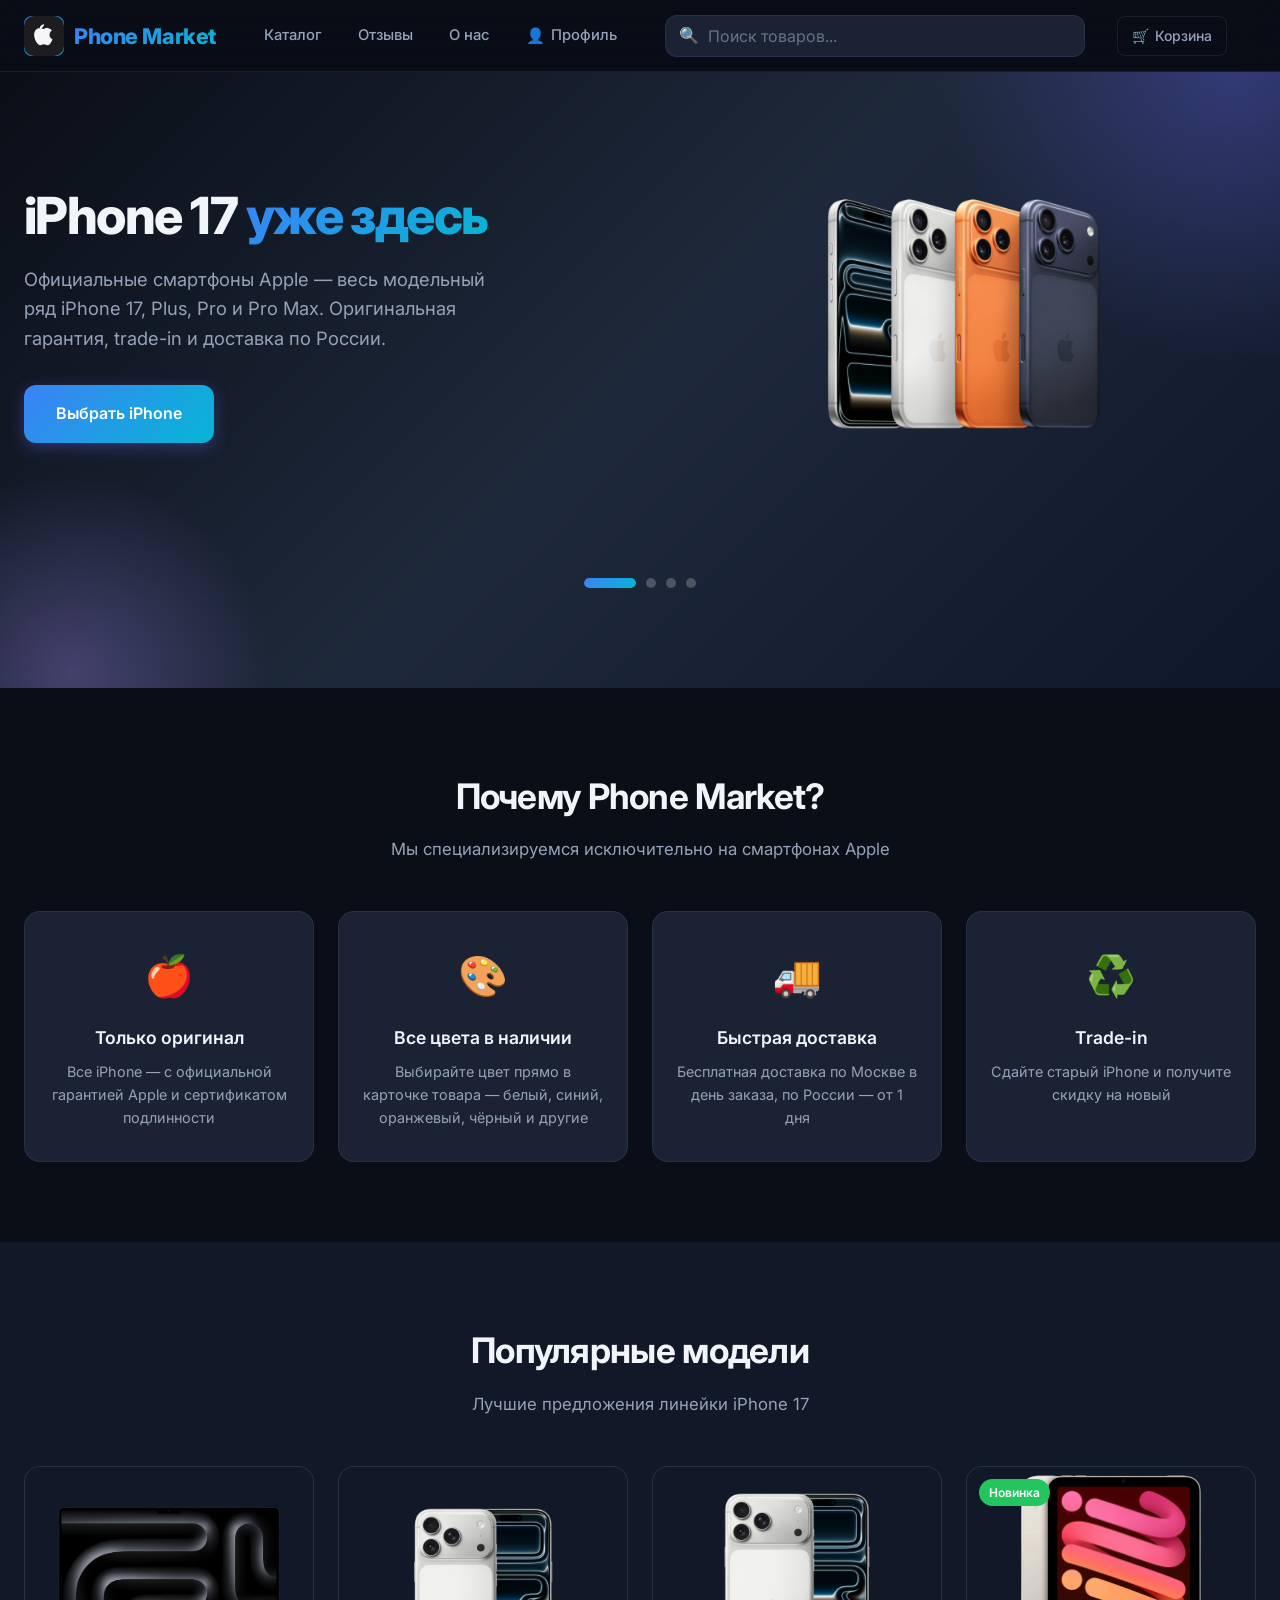
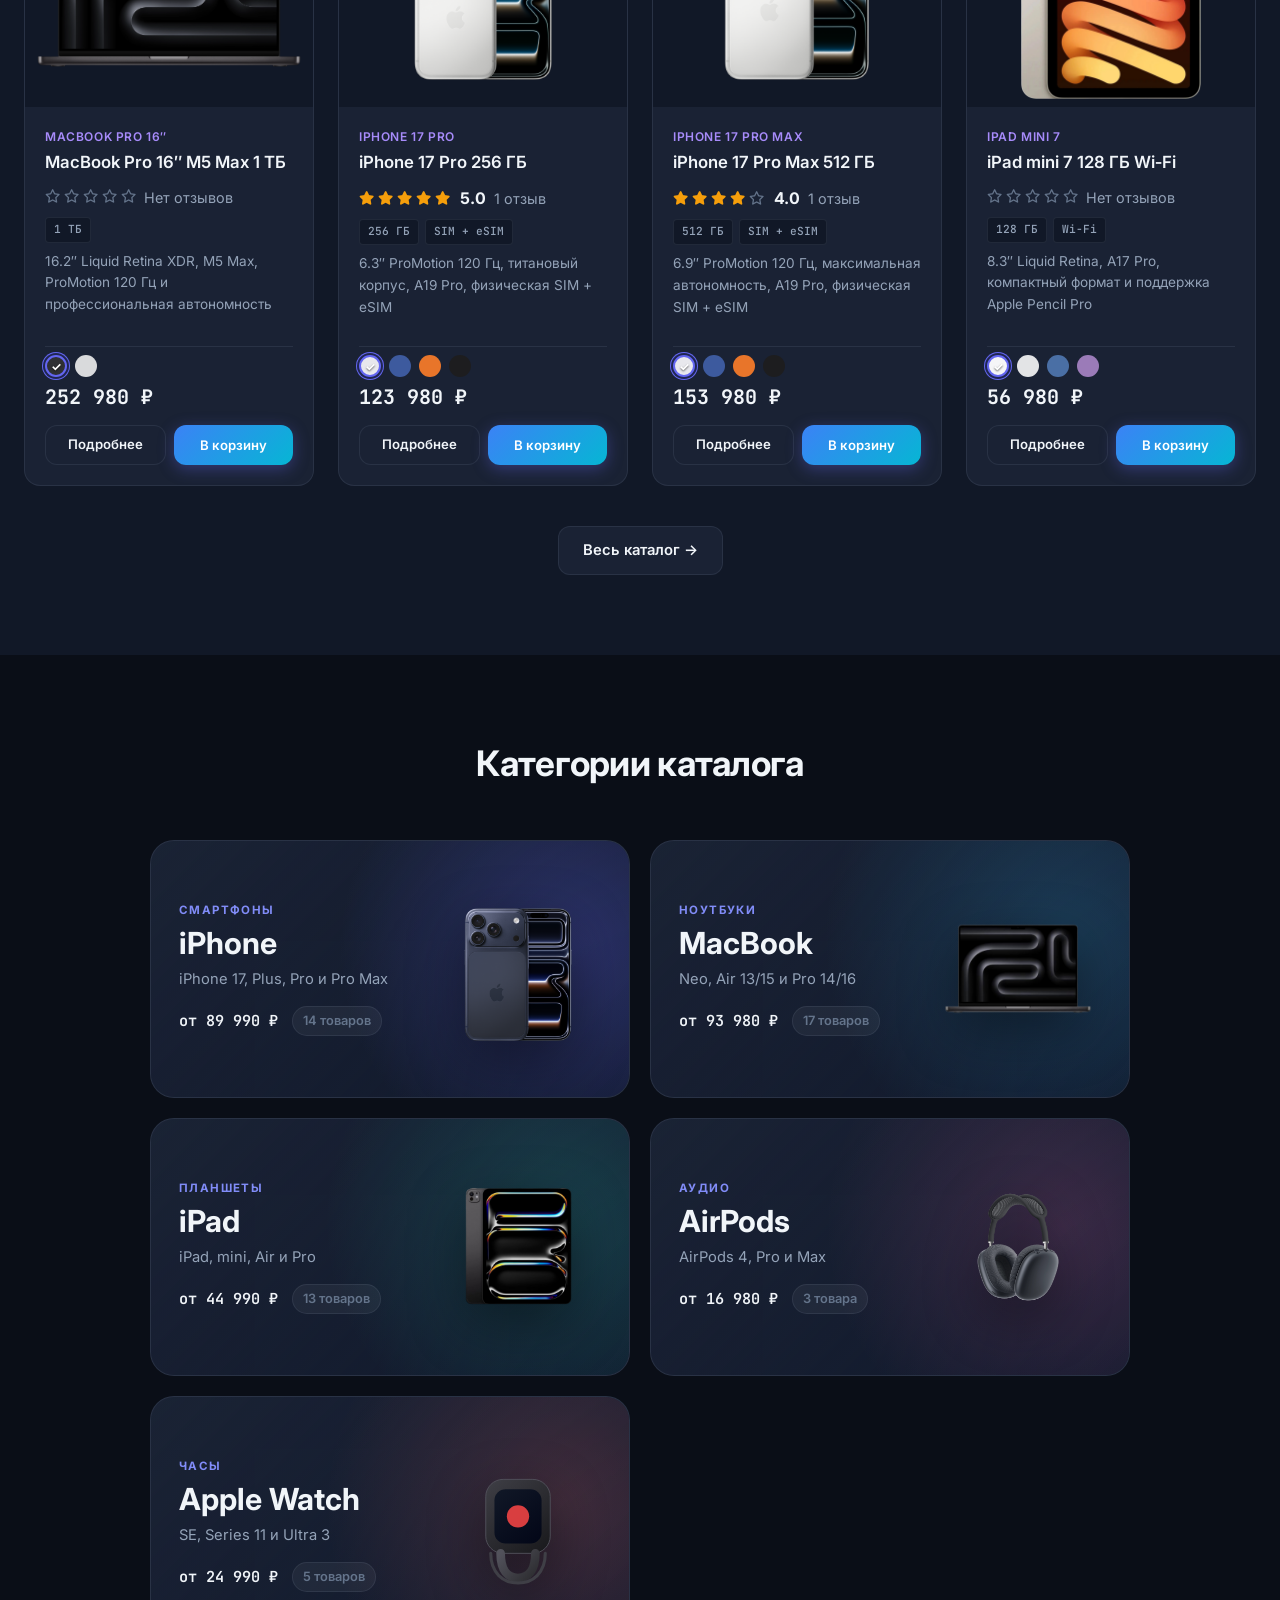
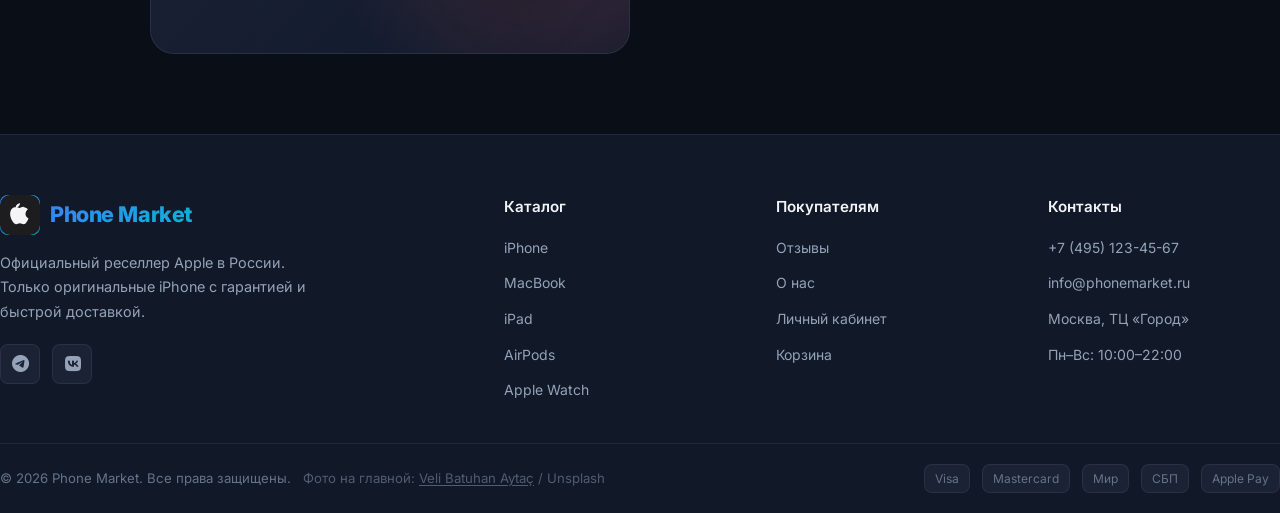
<file: index.html>
<!DOCTYPE html>
<html lang="ru">
<head>
  <meta charset="UTF-8">
  <meta name="viewport" content="width=device-width, initial-scale=1.0">
  <title>Phone Market — Официальная техника Apple</title>
  <link rel="stylesheet" href="css/style.css?v=2.21">
  <style>#page-transition{position:fixed;inset:0;z-index:10000;background:#0a0e17}body.page-transition-active>:not(#page-transition){visibility:hidden}</style>
</head>
<body class="page-transition-active">
  <div id="page-transition" class="page-transition" role="status" aria-live="polite" aria-label="Загрузка">
    <div class="page-transition__inner">
      <div class="page-transition__logo"><img src="img/logo.svg" alt=""></div>
      <p class="page-transition__label">Главная</p>
      <div class="page-transition__progress" aria-hidden="true"><span class="page-transition__progress-bar"></span></div>
    </div>
  </div>
  <script src="js/catalog-reset-boot.js?v=1.0"></script>
  <script src="js/transition-boot.js?v=1.1"></script>

  <div id="site-header"></div>

  <main>
    <section
      class="hero hero-carousel"
      id="heroCarousel"
      aria-roledescription="carousel"
      aria-label="Категории каталога"
      tabindex="0"
    >
      <div class="hero-carousel__viewport">
        <div class="hero-carousel__track"></div>
      </div>
      <div class="hero-carousel__dots" role="tablist" aria-label="Выбор категории"></div>
    </section>

    <section class="section">
      <div class="container">
        <div class="section-header">
          <h2>Почему Phone Market?</h2>
          <p>Мы специализируемся исключительно на смартфонах Apple</p>
        </div>
        <div class="features-grid">
          <div class="feature-card">
            <div class="feature-icon">🍎</div>
            <h3>Только оригинал</h3>
            <p>Все iPhone — с официальной гарантией Apple и сертификатом подлинности</p>
          </div>
          <div class="feature-card">
            <div class="feature-icon">🎨</div>
            <h3>Все цвета в наличии</h3>
            <p>Выбирайте цвет прямо в карточке товара — белый, синий, оранжевый, чёрный и другие</p>
          </div>
          <div class="feature-card">
            <div class="feature-icon">🚚</div>
            <h3>Быстрая доставка</h3>
            <p>Бесплатная доставка по Москве в день заказа, по России — от 1 дня</p>
          </div>
          <div class="feature-card">
            <div class="feature-icon">♻️</div>
            <h3>Trade-in</h3>
            <p>Сдайте старый iPhone и получите скидку на новый</p>
          </div>
        </div>
      </div>
    </section>

    <section class="section section-alt">
      <div class="container">
        <div class="section-header">
          <h2>Популярные модели</h2>
          <p>Лучшие предложения линейки iPhone 17</p>
        </div>
        <div class="products-grid" id="popularProducts"></div>
        <div style="text-align:center;margin-top:40px">
          <a href="catalog.html" class="btn btn-secondary">Весь каталог →</a>
        </div>
      </div>
    </section>

    <section class="section">
      <div class="container">
        <div class="section-header">
          <h2>Категории каталога</h2>
        </div>
        <div class="catalog-picker-grid" id="homeCatalogCategories"></div>
      </div>
    </section>
  </main>

  <div id="site-footer"></div>

  <script src="js/data.js?v=2.4"></script>
  <script src="js/app.js?v=1.8"></script>
  <script src="js/layout.js"></script>
  <script src="js/transition.js?v=1.1"></script>
  <script src="js/reviews.js"></script>
  <script src="js/hero-carousel.js?v=1.2"></script>
  <script>
    initLayout('home');
    const popularIds = ['mbp16-1tb', 'ip17-pro-256', 'ip17-pro-max-512', 'ipadmini7-128'];
    const grid = document.getElementById('popularProducts');
    const products = popularIds.map(id => getEnrichedProductById(id)).filter(Boolean);
    grid.innerHTML = products.map(p => renderProductCard(p)).join('');
    bindProductCards(grid);
    const homeCatalog = document.getElementById('homeCatalogCategories');
    if (homeCatalog) homeCatalog.innerHTML = renderCatalogLineCards();
    updateCartBadge();
  </script>
</body>
</html>
</file>
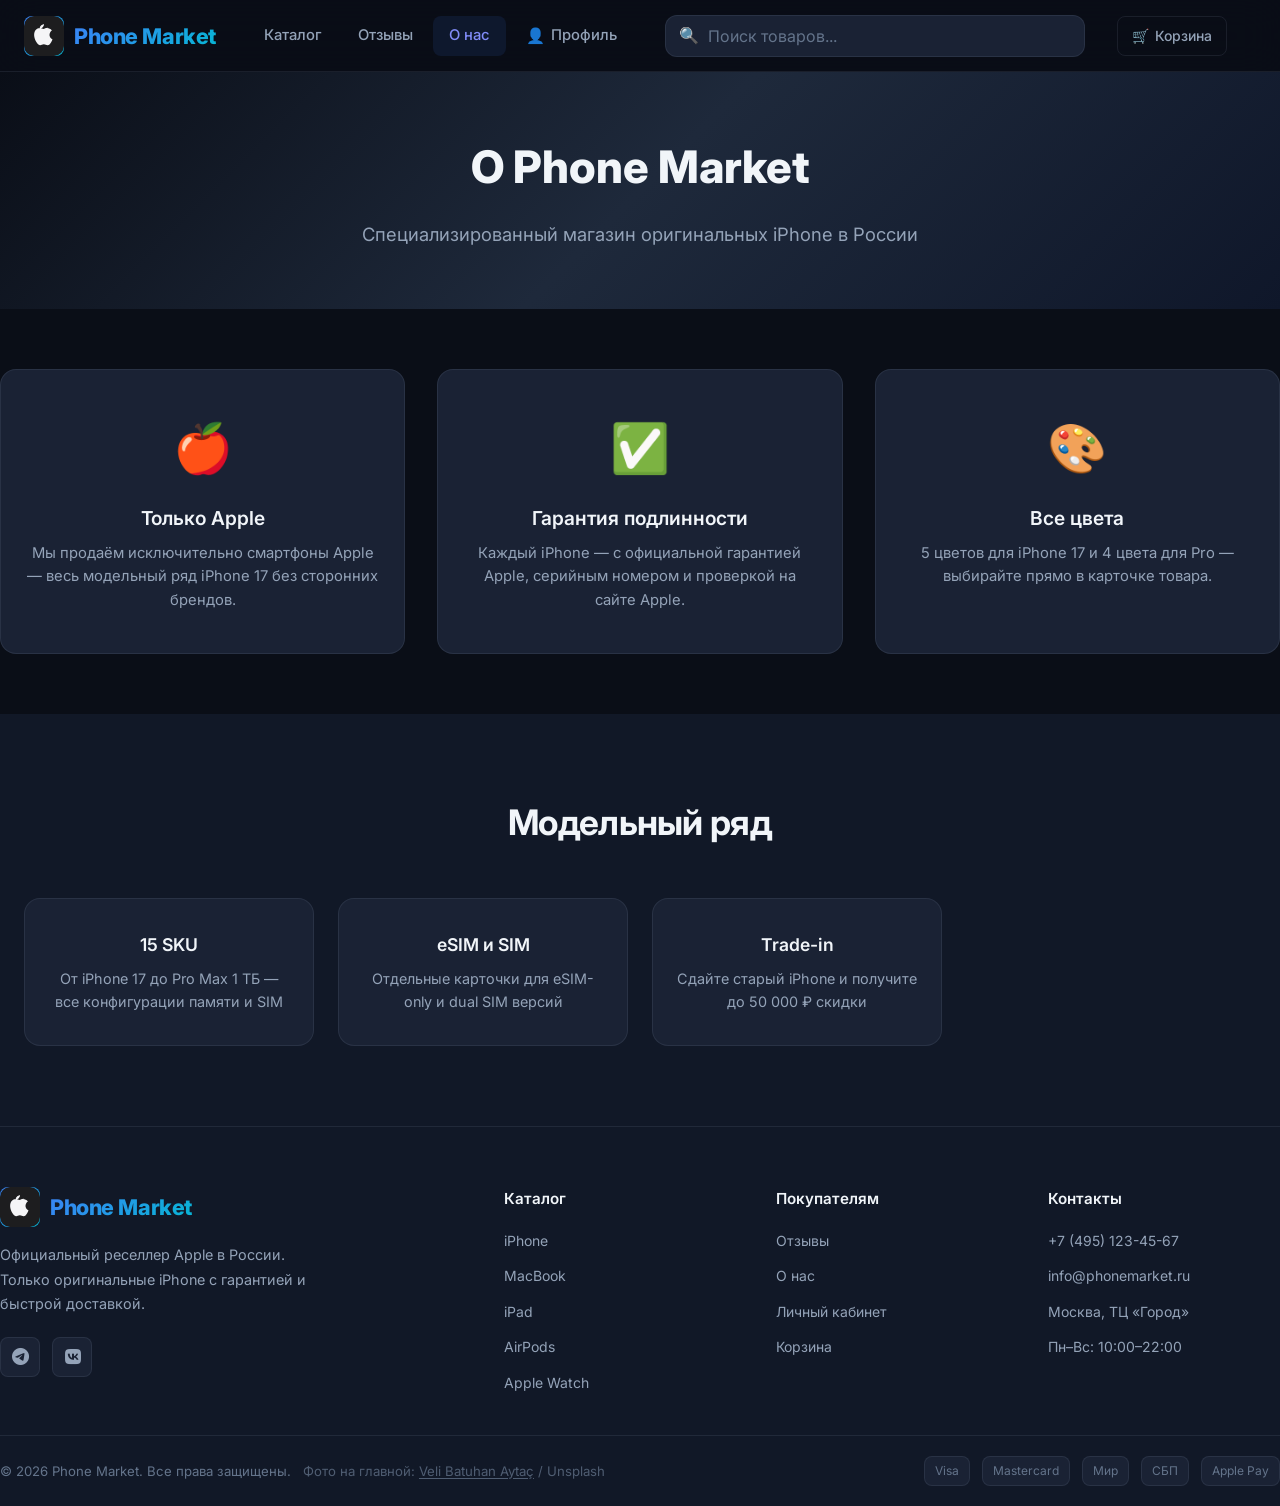
<file: about.html>
<!DOCTYPE html>
<html lang="ru">
<head>
  <meta charset="UTF-8">
  <meta name="viewport" content="width=device-width, initial-scale=1.0">
  <title>О нас — Phone Market</title>
  <link rel="stylesheet" href="css/style.css?v=2.16">
</head>
<body>
  <div id="site-header"></div>
  <main>
    <div class="about-hero">
      <div class="container">
        <h1>О Phone Market</h1>
        <p>Специализированный магазин оригинальных iPhone в России</p>
      </div>
    </div>
    <div class="container about-grid">
      <div class="about-card">
        <div class="icon">🍎</div>
        <h3>Только Apple</h3>
        <p>Мы продаём исключительно смартфоны Apple — весь модельный ряд iPhone 17 без сторонних брендов.</p>
      </div>
      <div class="about-card">
        <div class="icon">✅</div>
        <h3>Гарантия подлинности</h3>
        <p>Каждый iPhone — с официальной гарантией Apple, серийным номером и проверкой на сайте Apple.</p>
      </div>
      <div class="about-card">
        <div class="icon">🎨</div>
        <h3>Все цвета</h3>
        <p>5 цветов для iPhone 17 и 4 цвета для Pro — выбирайте прямо в карточке товара.</p>
      </div>
    </div>
    <section class="section section-alt">
      <div class="container">
        <div class="section-header"><h2>Модельный ряд</h2></div>
        <div class="features-grid">
          <div class="feature-card"><h3>15 SKU</h3><p>От iPhone 17 до Pro Max 1 ТБ — все конфигурации памяти и SIM</p></div>
          <div class="feature-card"><h3>eSIM и SIM</h3><p>Отдельные карточки для eSIM-only и dual SIM версий</p></div>
          <div class="feature-card"><h3>Trade-in</h3><p>Сдайте старый iPhone и получите до 50 000 ₽ скидки</p></div>
        </div>
      </div>
    </section>
  </main>
  <div id="site-footer"></div>
  <script src="js/data.js?v=2.4"></script>
  <script src="js/app.js?v=1.8"></script>
  <script src="js/layout.js"></script>
  <script>initLayout('about');</script>
</body>
</html>
</file>
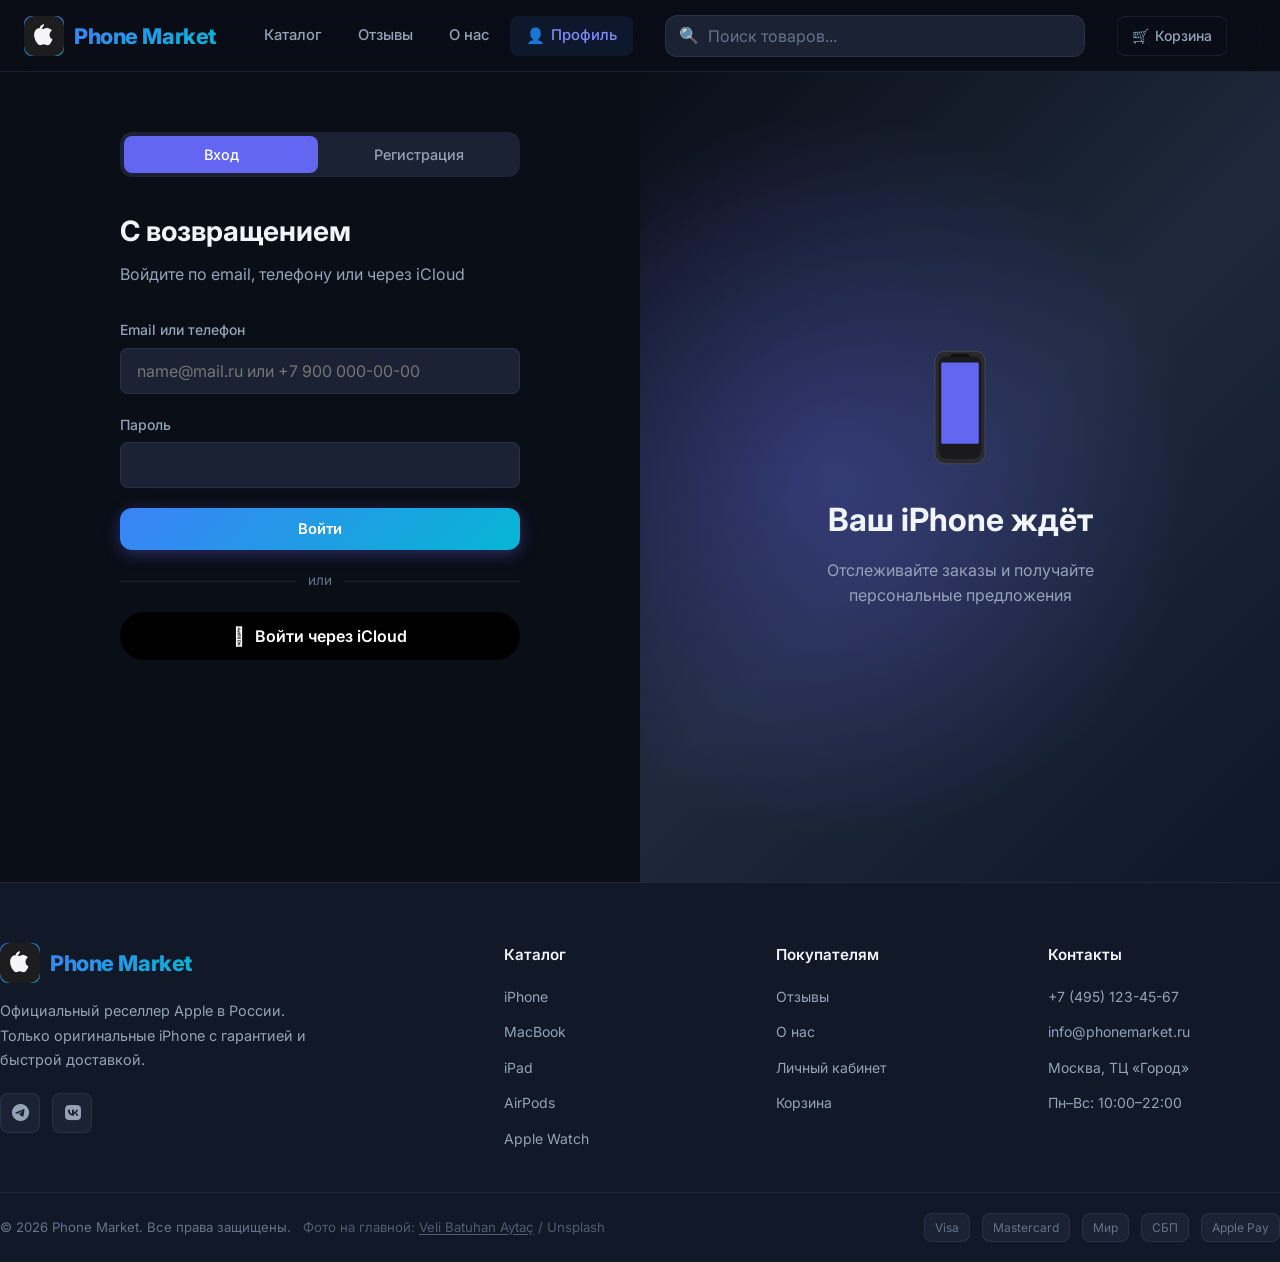
<file: account.html>
<!DOCTYPE html>
<html lang="ru">
<head>
  <meta charset="UTF-8">
  <meta name="viewport" content="width=device-width, initial-scale=1.0">
  <title>Профиль — Phone Market</title>
  <link rel="stylesheet" href="css/style.css?v=2.24">
</head>
<body>
  <div id="site-header"></div>
  <main>
    <div id="authView">
      <div class="auth-layout">
        <div class="auth-form-panel">
          <div class="auth-form">
            <div class="form-tabs">
              <button type="button" class="form-tab active" data-tab="login">Вход</button>
              <button type="button" class="form-tab" data-tab="register">Регистрация</button>
            </div>
            <div class="auth-panels">
            <div id="loginForm" class="auth-panel is-active">
              <h2>С возвращением</h2>
              <p class="subtitle">Войдите по email, телефону или через iCloud</p>
              <form id="loginFormEl">
                <div class="form-group">
                  <label for="loginIdentifier">Email или телефон</label>
                  <input id="loginIdentifier" type="text" name="login" required placeholder="name@mail.ru или +7 900 000-00-00" autocomplete="username">
                </div>
                <div class="form-group">
                  <label for="loginPassword">Пароль</label>
                  <input id="loginPassword" type="password" name="password" required autocomplete="current-password">
                </div>
                <button type="submit" class="btn btn-primary" style="width:100%">Войти</button>
              </form>
              <div class="auth-divider"><span>или</span></div>
              <button type="button" class="btn-icloud" id="icloudLoginBtn">
                <span class="btn-icloud__icon" aria-hidden="true"></span>
                <span>Войти через iCloud</span>
              </button>
            </div>
            <div id="registerForm" class="auth-panel">
              <h2>Регистрация</h2>
              <p class="subtitle">Выберите способ подтверждения аккаунта</p>
              <div class="auth-contact-toggle" role="tablist" aria-label="Способ регистрации">
                <button type="button" class="auth-contact-toggle__btn active" data-register-contact="email">Email</button>
                <button type="button" class="auth-contact-toggle__btn" data-register-contact="phone">Телефон</button>
              </div>
              <form id="registerFormEl">
                <div class="form-group">
                  <label for="registerName">Имя</label>
                  <input id="registerName" type="text" name="name" required autocomplete="name">
                </div>
                <div class="form-group" id="registerEmailGroup">
                  <label for="registerEmail">Email</label>
                  <input id="registerEmail" type="email" name="email" autocomplete="email" placeholder="name@mail.ru">
                </div>
                <div class="form-group" id="registerPhoneGroup" hidden>
                  <label for="registerPhone">Телефон</label>
                  <input id="registerPhone" type="tel" name="phone" autocomplete="tel" placeholder="+7 (900) 000-00-00">
                </div>
                <div class="form-group">
                  <label for="registerPassword">Пароль</label>
                  <input id="registerPassword" type="password" name="password" required minlength="6" autocomplete="new-password">
                </div>
                <button type="submit" class="btn btn-primary" style="width:100%">Создать аккаунт</button>
              </form>
              <div class="auth-divider"><span>или</span></div>
              <button type="button" class="btn-icloud" id="icloudRegisterBtn">
                <span class="btn-icloud__icon" aria-hidden="true"></span>
                <span>Зарегистрироваться через iCloud</span>
              </button>
            </div>
            </div>
          </div>
        </div>
        <div class="auth-visual-panel">
          <div class="auth-visual-content">
            <div class="icon"><img src="img/hero-phone.svg" alt="" style="width:100px;margin:0 auto"></div>
            <h2>Ваш iPhone ждёт</h2>
            <p>Отслеживайте заказы и получайте персональные предложения</p>
          </div>
        </div>
      </div>
    </div>
    <div id="dashboardView" style="display:none">
      <div class="container account-dashboard">
        <div class="account-grid">
          <aside class="account-sidebar">
            <div class="user-info">
              <div class="avatar" id="userAvatar">U</div>
              <h3 id="userName">Пользователь</h3>
              <p id="userEmail" style="color:var(--text-muted);font-size:0.85rem"></p>
            </div>
            <nav class="account-nav">
              <button class="active" data-section="orders">📦 Заказы</button>
              <a href="admin.html" id="adminPanelLink" class="btn btn-secondary btn-sm account-admin-link" style="display:none">⚙️ Админ-панель</a>
              <button id="logoutBtn">🚪 Выйти</button>
            </nav>
          </aside>
          <div class="account-content" id="accountContent"></div>
        </div>
      </div>
    </div>
  </main>
  <div id="site-footer"></div>

  <div class="auth-modal" id="icloudAuthModal" aria-hidden="true">
    <div class="auth-modal__backdrop" data-close-icloud-modal></div>
    <div class="auth-modal__dialog" role="dialog" aria-modal="true" aria-labelledby="icloudAuthTitle">
      <button type="button" class="auth-modal__close" data-close-icloud-modal aria-label="Закрыть">×</button>
      <div class="auth-modal__brand" aria-hidden="true"></div>
      <h2 id="icloudAuthTitle">Вход с Apple ID</h2>
      <p class="auth-modal__subtitle">Используйте Apple ID для быстрого входа в Phone Market</p>
      <form id="icloudAuthForm">
        <div class="form-group">
          <label for="icloudAppleId">Apple ID</label>
          <input id="icloudAppleId" type="email" name="appleId" required placeholder="name@icloud.com" autocomplete="username">
        </div>
        <button type="submit" class="btn-icloud" style="width:100%">
          <span class="btn-icloud__icon" aria-hidden="true"></span>
          <span>Продолжить с iCloud</span>
        </button>
      </form>
    </div>
  </div>

  <script src="js/data.js?v=2.4"></script>
  <script src="js/app.js?v=1.8"></script>
  <script src="js/layout.js"></script>
  <script src="js/account.js?v=1.1"></script>
  <script>initLayout('account');</script>
</body>
</html>
</file>
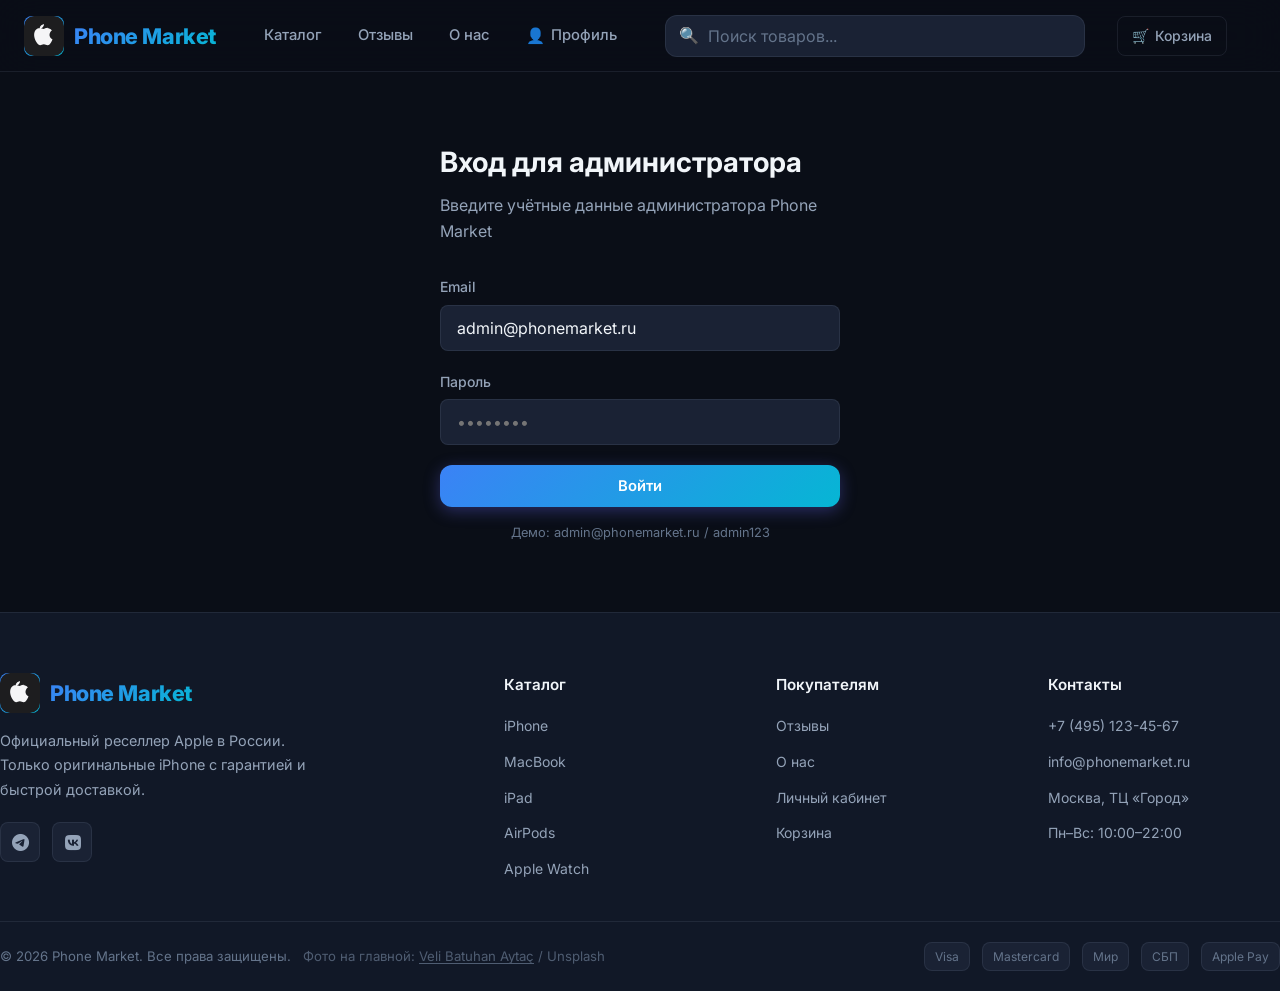
<file: admin.html>
<!DOCTYPE html>
<html lang="ru">
<head>
  <meta charset="UTF-8">
  <meta name="viewport" content="width=device-width, initial-scale=1.0">
  <title>Админ-панель — Phone Market</title>
  <link rel="stylesheet" href="css/style.css?v=2.22">
  <style>#page-transition{position:fixed;inset:0;z-index:10000;background:#0a0e17}body.page-transition-active>:not(#page-transition){visibility:hidden}</style>
</head>
<body class="page-transition-active">
  <div id="page-transition" class="page-transition" role="status" aria-live="polite" aria-label="Загрузка">
    <div class="page-transition__inner">
      <div class="page-transition__logo"><img src="img/hero-phone.svg" alt=""></div>
      <p class="page-transition__label">Админ-панель</p>
      <div class="page-transition__progress" aria-hidden="true"><span class="page-transition__progress-bar"></span></div>
    </div>
  </div>
  <script src="js/catalog-reset-boot.js?v=1.0"></script>
  <script src="js/transition-boot.js?v=1.1"></script>

  <div id="site-header"></div>

  <main>
    <div id="adminGate" style="display:none;min-height:60vh;align-items:center;justify-content:center;padding:40px">
      <div class="auth-form" style="max-width:400px;width:100%">
        <h2>Вход для администратора</h2>
        <p class="subtitle">Введите учётные данные администратора Phone Market</p>
        <form id="adminLoginForm">
          <div class="form-group">
            <label>Email</label>
            <input type="email" name="email" required value="admin@phonemarket.ru">
          </div>
          <div class="form-group">
            <label>Пароль</label>
            <input type="password" name="password" required placeholder="••••••••">
          </div>
          <button type="submit" class="btn btn-primary" style="width:100%">Войти</button>
        </form>
        <p style="margin-top:16px;font-size:0.8rem;color:var(--text-muted);text-align:center">Демо: admin@phonemarket.ru / admin123</p>
      </div>
    </div>

    <div id="adminPanel" class="admin-layout" style="display:none">
      <aside class="admin-sidebar">
        <h2>🍎 Админ-панель</h2>
        <nav class="admin-nav">
          <button class="active" data-section="dashboard">📊 Обзор</button>
          <button data-section="products">📦 Товары</button>
          <button data-section="orders">🛒 Заказы</button>
          <button data-section="users">👥 Клиенты</button>
          <button data-section="reviews">⭐ Отзывы</button>
          <button data-section="settings">⚙️ Настройки</button>
        </nav>
        <div style="padding:12px;margin-top:24px">
          <a href="index.html" class="btn btn-secondary btn-sm" style="width:100%;text-align:center">← В магазин</a>
        </div>
      </aside>
      <div class="admin-main" id="adminContent"></div>
    </div>
  </main>

  <div id="site-footer"></div>

  <script src="js/data.js?v=2.4"></script>
  <script src="js/app.js?v=1.8"></script>
  <script src="js/layout.js"></script>
  <script src="js/transition.js?v=1.1"></script>
  <script src="js/reviews.js"></script>
  <script src="js/admin.js?v=1.2"></script>
  <script>initLayout('admin');</script>
</body>
</html>
</file>
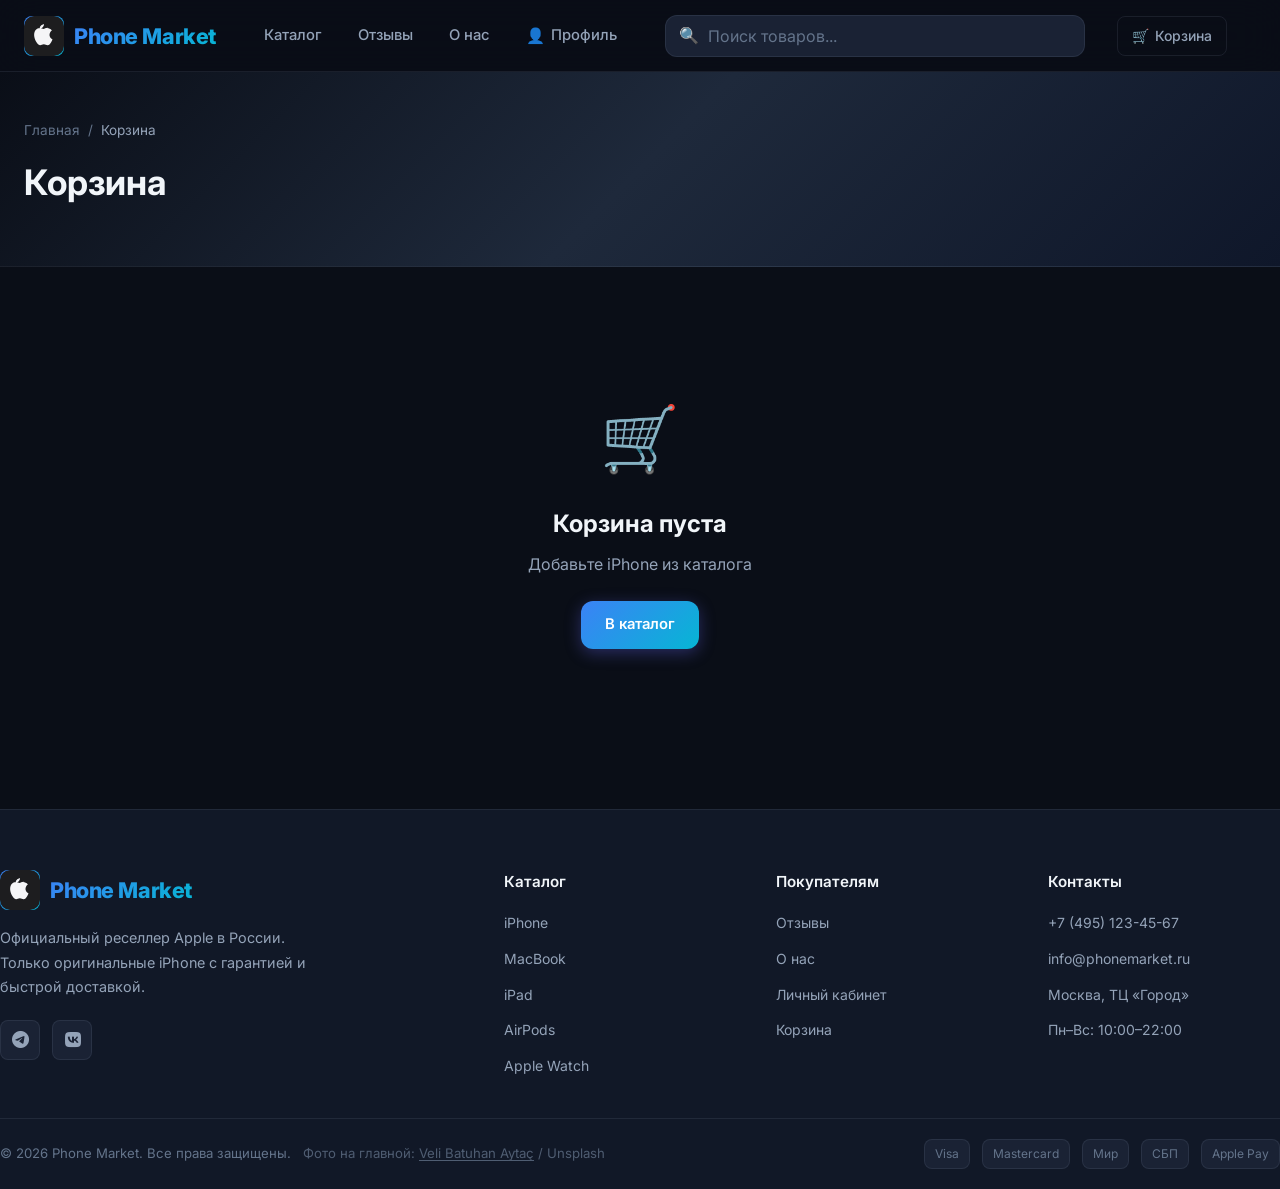
<file: cart.html>
<!DOCTYPE html>
<html lang="ru">
<head>
  <meta charset="UTF-8">
  <meta name="viewport" content="width=device-width, initial-scale=1.0">
  <title>Корзина — Phone Market</title>
  <link rel="stylesheet" href="css/style.css?v=2.16">
  <style>#page-transition{position:fixed;inset:0;z-index:10000;background:#0a0e17}body.page-transition-active>:not(#page-transition){visibility:hidden}</style>
</head>
<body class="page-transition-active">
  <div id="page-transition" class="page-transition" role="status" aria-live="polite" aria-label="Загрузка">
    <div class="page-transition__inner">
      <div class="page-transition__logo"><img src="img/logo.svg" alt=""></div>
      <p class="page-transition__label">Корзина</p>
      <div class="page-transition__progress" aria-hidden="true"><span class="page-transition__progress-bar"></span></div>
    </div>
  </div>
  <script src="js/catalog-reset-boot.js?v=1.0"></script>
  <script src="js/transition-boot.js?v=1.1"></script>
  <div id="site-header"></div>
  <main>
    <div class="page-header">
      <div class="container">
        <div class="breadcrumbs"><a href="index.html">Главная</a> / <span>Корзина</span></div>
        <h1>Корзина</h1>
      </div>
    </div>
    <div class="container cart-layout" id="cartContent"></div>
  </main>
  <div id="site-footer"></div>
  <script src="js/data.js?v=2.4"></script>
  <script src="js/app.js?v=1.8"></script>
  <script src="js/layout.js"></script>
  <script src="js/transition.js?v=1.1"></script>
  <script>
    initLayout('cart');
    function renderCart() {
      const cart = getCart();
      const container = document.getElementById('cartContent');
      if (!cart.length) {
        container.innerHTML = `<div class="cart-empty"><div class="cart-empty-icon">🛒</div><h2>Корзина пуста</h2><p>Добавьте iPhone из каталога</p><a href="catalog.html" class="btn btn-primary">В каталог</a></div>`;
        return;
      }
      const subtotal = getCartTotal();
      const shipping = subtotal >= 100000 ? 0 : 990;
      const total = subtotal + shipping;
      container.innerHTML = `
        <div class="cart-items">${cart.map(item => {
          const colorAttr = encodeURIComponent(item.colorName || '');
          const colorHtml = item.colorName ? `<div class="cart-item-color"><span class="cart-color-swatch" style="--swatch:${item.colorHex || '#ccc'}"></span><span>Цвет: ${item.colorName}</span></div>` : '';
          return `<div class="cart-item">
            <div class="cart-item-image">${renderProductImg(item.img, item.name)}</div>
            <div class="cart-item-info"><h3>${item.name}</h3>${colorHtml}</div>
            <div class="cart-item-qty">
              <button class="qty-btn qty-minus" data-id="${item.id}" data-type="${item.type}" data-color="${colorAttr}">−</button>
              <span>${item.qty}</span>
              <button class="qty-btn qty-plus" data-id="${item.id}" data-type="${item.type}" data-color="${colorAttr}">+</button>
            </div>
            <div class="cart-item-price">${formatPrice(item.price * item.qty)}</div>
            <button class="btn btn-danger btn-sm remove-item" data-id="${item.id}" data-type="${item.type}" data-color="${colorAttr}">✕</button>
          </div>`;
        }).join('')}</div>
        <div class="cart-summary">
          <h3>Итого</h3>
          <div class="summary-row"><span>Подытог</span><span>${formatPrice(subtotal)}</span></div>
          <div class="summary-row"><span>Доставка</span><span>${shipping ? formatPrice(shipping) : 'Бесплатно'}</span></div>
          <div class="summary-row total"><span>К оплате</span><span>${formatPrice(total)}</span></div>
          <button class="btn btn-primary" id="checkoutBtn" style="width:100%;margin-top:16px">Оформить заказ</button>
        </div>`;
      container.querySelectorAll('.qty-minus').forEach(btn => btn.addEventListener('click', () => {
        const c = decodeURIComponent(btn.dataset.color || '');
        const item = findCartItem(getCart(), btn.dataset.id, btn.dataset.type, c);
        if (item?.qty > 1) { updateCartQty(btn.dataset.id, btn.dataset.type, item.qty - 1, c); renderCart(); }
      }));
      container.querySelectorAll('.qty-plus').forEach(btn => btn.addEventListener('click', () => {
        const c = decodeURIComponent(btn.dataset.color || '');
        const item = findCartItem(getCart(), btn.dataset.id, btn.dataset.type, c);
        if (item) { updateCartQty(btn.dataset.id, btn.dataset.type, item.qty + 1, c); renderCart(); }
      }));
      container.querySelectorAll('.remove-item').forEach(btn => btn.addEventListener('click', () => {
        removeFromCart(btn.dataset.id, btn.dataset.type, decodeURIComponent(btn.dataset.color || ''));
        renderCart();
      }));
      document.getElementById('checkoutBtn').addEventListener('click', () => {
        const order = createOrder(getCart(), getCurrentUser());
        clearCart(); renderCart();
        showToast(`Заказ ${order.id} оформлен!`, 'success');
      });
    }
    renderCart();
  </script>
</body>
</html>
</file>
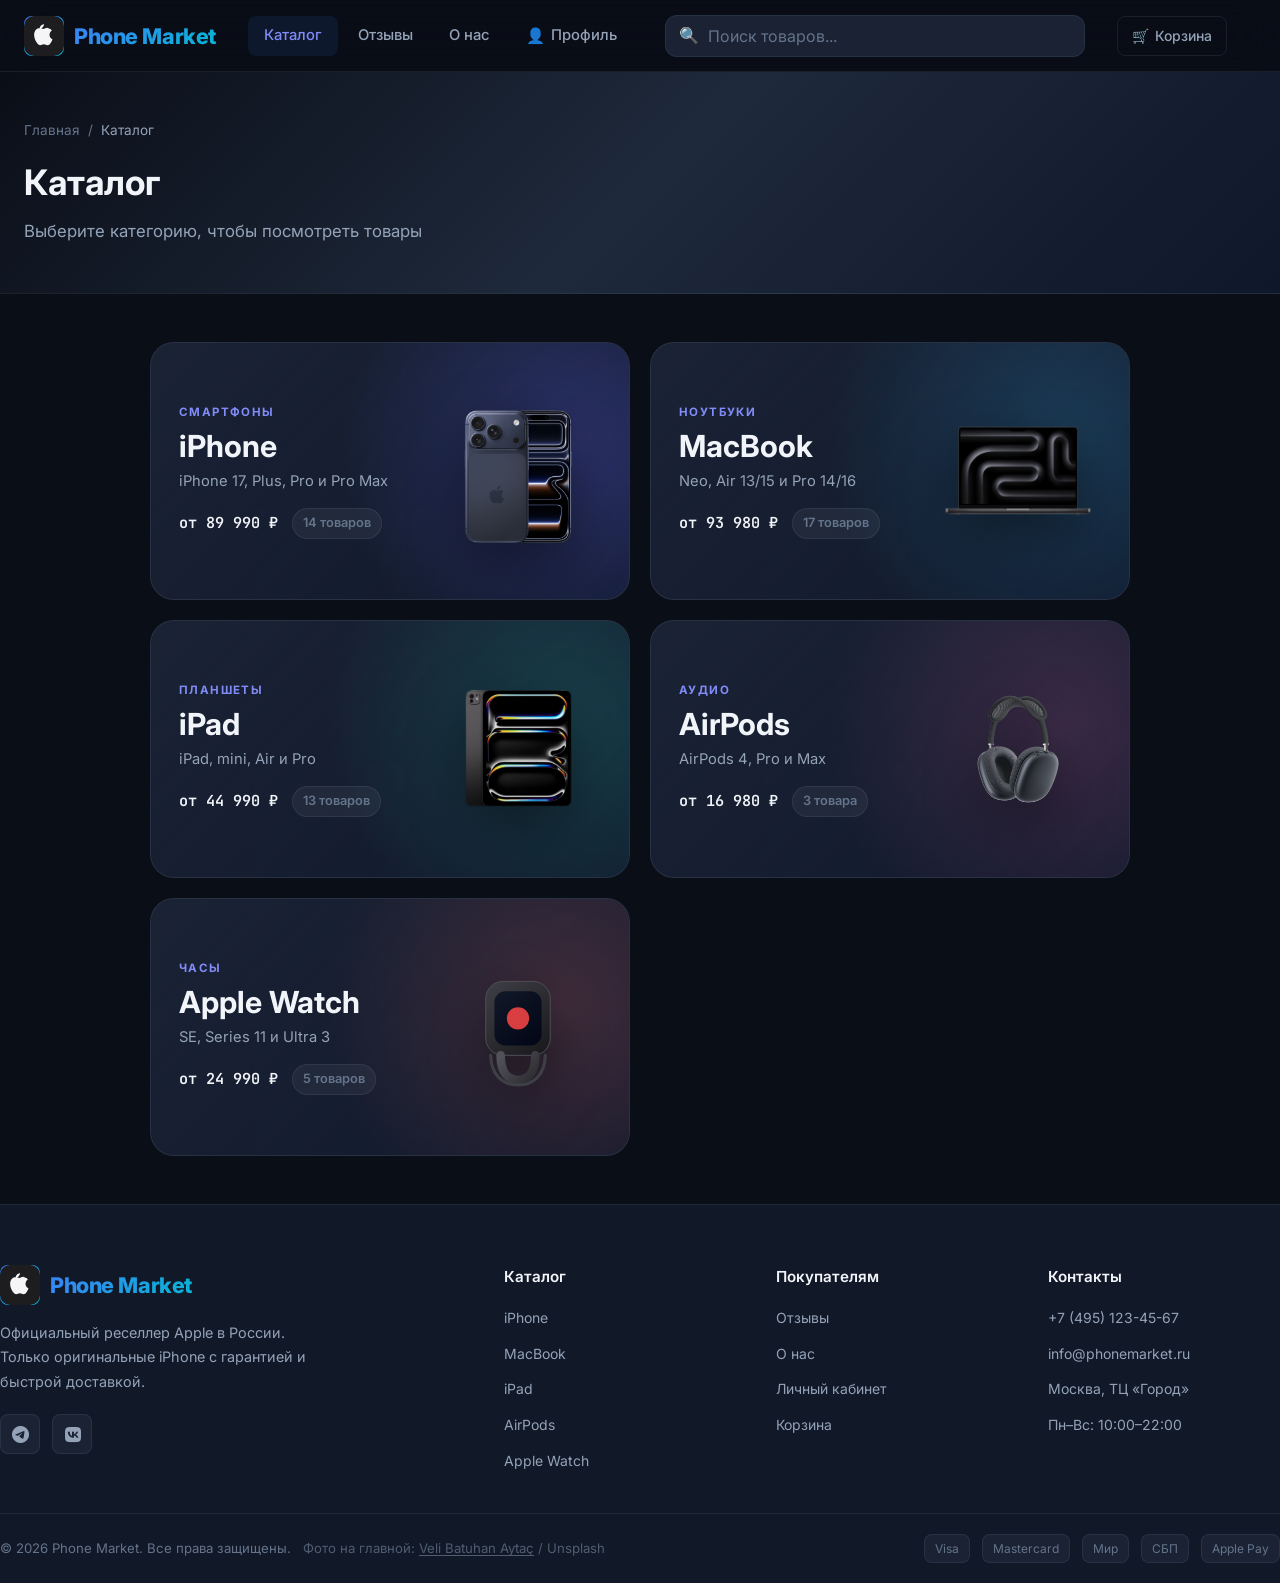
<file: catalog.html>
<!DOCTYPE html>
<html lang="ru">
<head>
  <meta charset="UTF-8">
  <meta name="viewport" content="width=device-width, initial-scale=1.0">
  <title>Каталог — Phone Market</title>
  <link rel="stylesheet" href="css/style.css?v=2.16">
  <style>#page-transition{position:fixed;inset:0;z-index:10000;background:#0a0e17}body.page-transition-active>:not(#page-transition){visibility:hidden}</style>
</head>
<body class="page-transition-active">
  <div id="page-transition" class="page-transition" role="status" aria-live="polite" aria-label="Загрузка">
    <div class="page-transition__inner">
      <div class="page-transition__logo"><img src="img/logo.svg" alt=""></div>
      <p class="page-transition__label">Каталог</p>
      <div class="page-transition__progress" aria-hidden="true"><span class="page-transition__progress-bar"></span></div>
    </div>
  </div>
  <script src="js/catalog-reset-boot.js?v=1.0"></script>
  <script src="js/transition-boot.js?v=1.1"></script>

  <div id="site-header"></div>

  <main>
    <div class="page-header">
      <div class="container">
        <div class="breadcrumbs" id="catalogBreadcrumbs">
          <a href="index.html">Главная</a> / <span id="catalogBreadcrumbCurrent">Каталог</span>
        </div>
        <h1 id="catalogTitle">Каталог</h1>
        <p id="catalogSubtitle">Выберите категорию</p>
      </div>
    </div>

    <div class="container catalog-category-picker-wrap" id="catalogCategoryPicker" hidden>
      <div class="catalog-picker-grid" id="catalogCategoryPickerGrid"></div>
    </div>

    <div id="catalogProductsView" hidden>
      <div class="container page-layout" id="catalogPageLayout">
      <aside class="filters-sidebar" id="filtersSidebar">
        <div class="filters-sidebar-header">
          <h3>Фильтры</h3>
          <button
            type="button"
            class="btn btn-secondary btn-sm filters-close-btn"
            id="filtersClose"
            aria-label="Скрыть фильтры"
          >
            Скрыть
          </button>
        </div>

        <div class="filter-group">
          <label>Модель</label>
          <div class="filter-checkboxes" id="categoryFilters"></div>
        </div>

        <div class="filter-group">
          <label>Память</label>
          <div class="filter-checkboxes" id="storageFilters"></div>
        </div>

        <div class="filter-group">
          <label>SIM</label>
          <div class="filter-checkboxes" id="simFilters"></div>
        </div>

        <div class="filter-group" id="priceFilterGroup">
          <label>Цена, ₽</label>
          <div class="filter-range-inputs">
            <input type="number" id="priceMin" placeholder="от" min="0" step="1000">
            <input type="number" id="priceMax" placeholder="до" min="0" step="1000">
          </div>
        </div>

        <div class="filter-group">
          <label>Метка</label>
          <div class="filter-checkboxes" id="badgeFilters"></div>
        </div>

        <button class="btn btn-secondary btn-sm" id="resetFilters" style="width:100%;margin-top:8px">Сбросить фильтры</button>
      </aside>

      <div class="catalog-content">
        <div class="catalog-toolbar">
          <div class="catalog-toolbar-start">
            <button
              type="button"
              class="btn btn-secondary btn-sm filters-toggle-btn"
              id="filtersToggle"
              aria-expanded="true"
              aria-controls="filtersSidebar"
            >
              Скрыть фильтры
            </button>
            <span class="results-count" id="resultsCount">Найдено: 0</span>
          </div>
          <select id="sortSelect">
            <option value="default">Сортировка: по умолчанию</option>
            <option value="price-asc">Цена: по возрастанию</option>
            <option value="price-desc">Цена: по убыванию</option>
            <option value="name">Название: А–Я</option>
          </select>
        </div>
        <div id="catalogGrid"></div>
      </div>
    </div>
    </div>
  </main>

  <div id="site-footer"></div>

  <script src="js/data.js?v=2.4"></script>
  <script src="js/app.js?v=1.8"></script>
  <script src="js/layout.js"></script>
  <script src="js/transition.js?v=1.1"></script>
  <script src="js/reviews.js"></script>
  <script src="js/filters.js?v=1.6"></script>
  <script src="js/catalog.js?v=2.3"></script>
  <script>initLayout('catalog');</script>
</body>
</html>
</file>
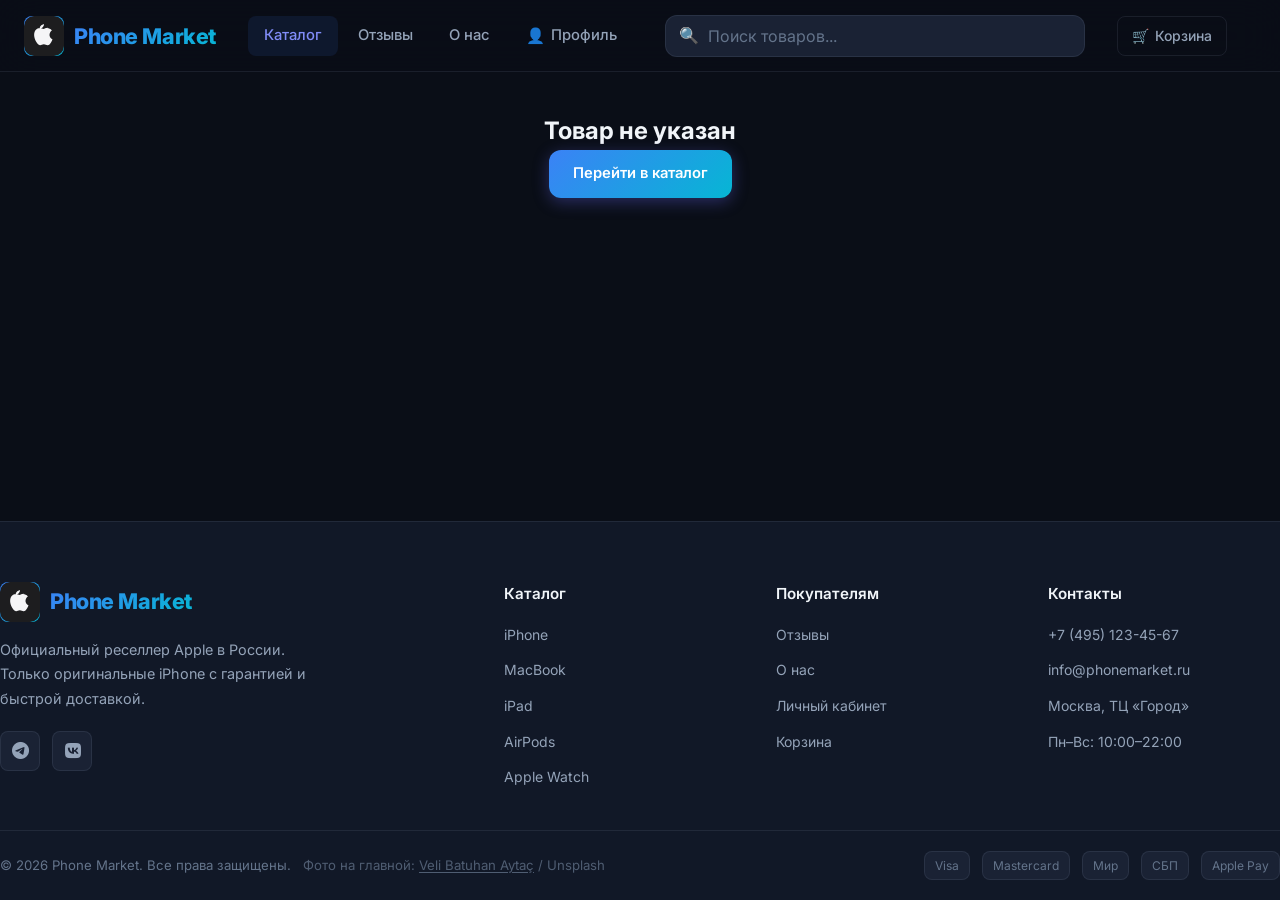
<file: product.html>
<!DOCTYPE html>
<html lang="ru">
<head>
  <meta charset="UTF-8">
  <meta name="viewport" content="width=device-width, initial-scale=1.0">
  <title>Товар — Phone Market</title>
  <link rel="stylesheet" href="css/style.css?v=2.18">
  <style>#page-transition{position:fixed;inset:0;z-index:10000;background:#0a0e17}body.page-transition-active>:not(#page-transition){visibility:hidden}</style>
</head>
<body class="page-transition-active">
  <div id="page-transition" class="page-transition" role="status" aria-live="polite" aria-label="Загрузка">
    <div class="page-transition__inner">
      <div class="page-transition__logo"><img src="img/logo.svg" alt=""></div>
      <p class="page-transition__label">Товар</p>
      <div class="page-transition__progress" aria-hidden="true"><span class="page-transition__progress-bar"></span></div>
    </div>
  </div>
  <script src="js/catalog-reset-boot.js?v=1.0"></script>
  <script src="js/transition-boot.js?v=1.1"></script>

  <div id="site-header"></div>

  <main id="productDetailContent">
    <div class="container pc-detail-page" style="text-align:center;padding:80px 24px">
      <p style="color:var(--text-secondary)">Загрузка товара...</p>
    </div>
  </main>

  <div id="site-footer"></div>

  <script src="js/data.js?v=2.4"></script>
  <script src="js/app.js?v=1.8"></script>
  <script src="js/layout.js"></script>
  <script src="js/transition.js?v=1.1"></script>
  <script src="js/gallery.js?v=1.2"></script>
  <script src="js/reviews.js"></script>
  <script src="js/products.js?v=1.4"></script>
  <script>initLayout('catalog');</script>
</body>
</html>
</file>
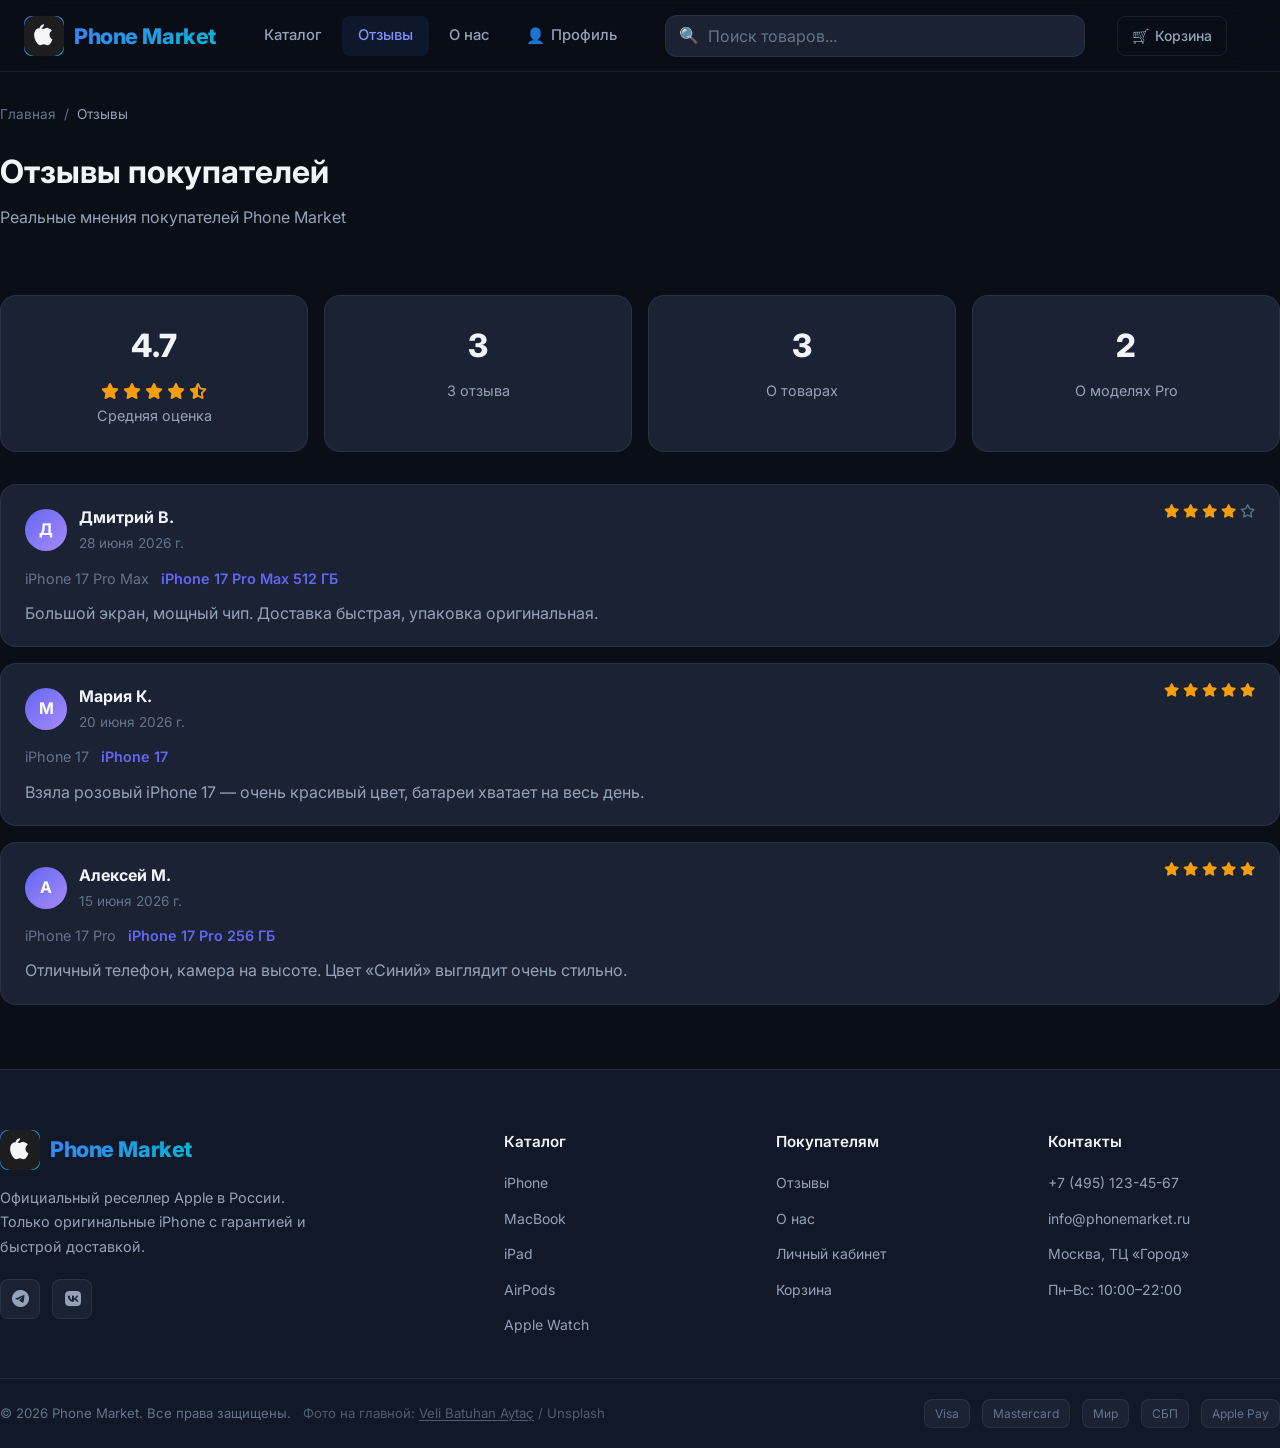
<file: reviews.html>
<!DOCTYPE html>
<html lang="ru">
<head>
  <meta charset="UTF-8">
  <meta name="viewport" content="width=device-width, initial-scale=1.0">
  <title>Отзывы — Phone Market</title>
  <link rel="stylesheet" href="css/style.css?v=2.16">
  <style>#page-transition{position:fixed;inset:0;z-index:10000;background:#0a0e17}body.page-transition-active>:not(#page-transition){visibility:hidden}</style>
</head>
<body class="page-transition-active">
  <div id="page-transition" class="page-transition" role="status" aria-live="polite" aria-label="Загрузка">
    <div class="page-transition__inner">
      <div class="page-transition__logo"><img src="img/logo.svg" alt=""></div>
      <p class="page-transition__label">Отзывы</p>
      <div class="page-transition__progress" aria-hidden="true"><span class="page-transition__progress-bar"></span></div>
    </div>
  </div>
  <script src="js/catalog-reset-boot.js?v=1.0"></script>
  <script src="js/transition-boot.js?v=1.1"></script>

  <div id="site-header"></div>
  <main id="reviewsPageContent"></main>
  <div id="site-footer"></div>
  <script src="js/data.js?v=2.4"></script>
  <script src="js/app.js?v=1.8"></script>
  <script src="js/layout.js"></script>
  <script src="js/transition.js?v=1.1"></script>
  <script src="js/reviews.js"></script>
  <script>initLayout('reviews');</script>
</body>
</html>
</file>
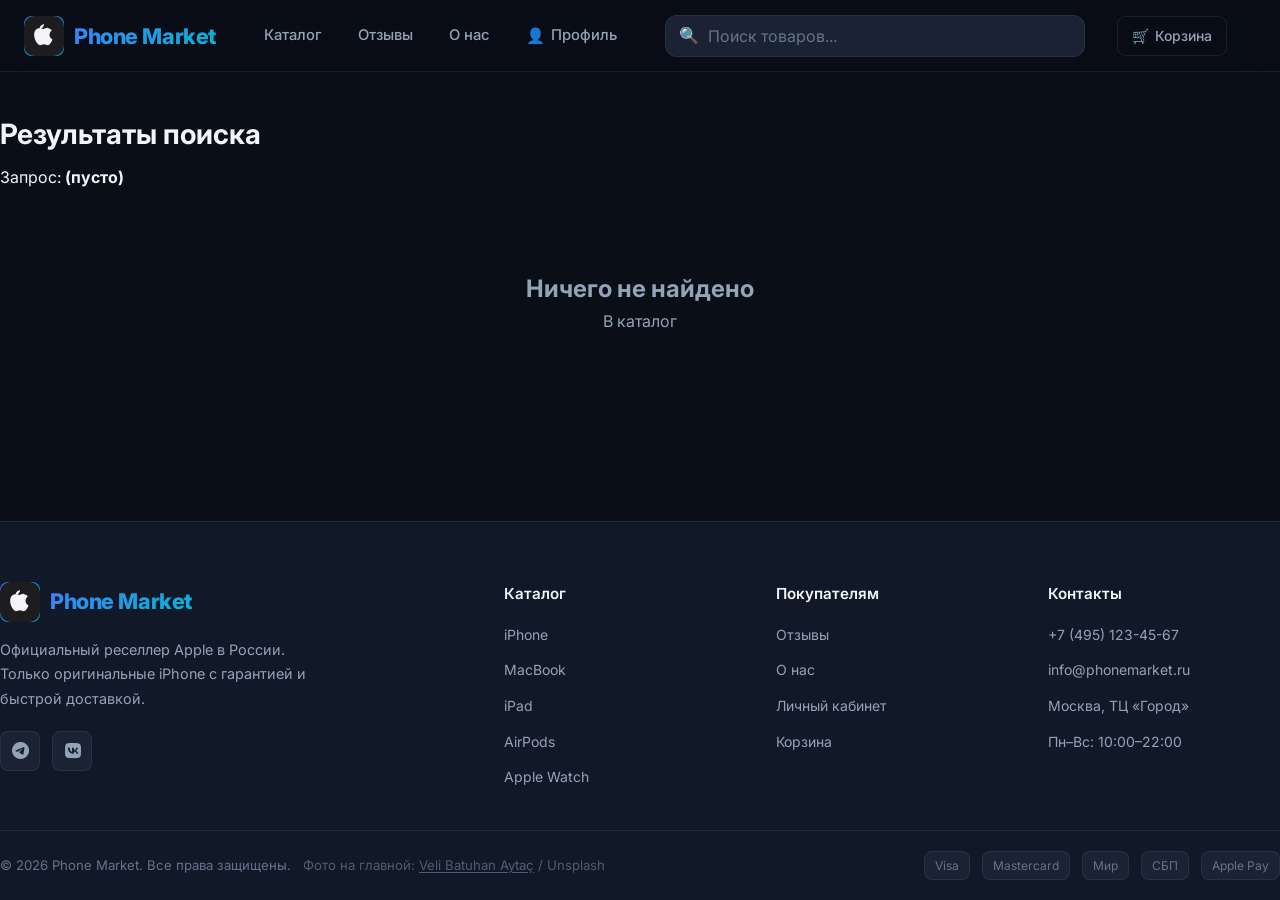
<file: search.html>
<!DOCTYPE html>
<html lang="ru">
<head>
  <meta charset="UTF-8">
  <meta name="viewport" content="width=device-width, initial-scale=1.0">
  <title>Поиск — Phone Market</title>
  <link rel="stylesheet" href="css/style.css?v=2.16">
</head>
<body>
  <div id="site-header"></div>
  <main>
    <div class="container search-header">
      <h1>Результаты поиска</h1>
      <p>Запрос: <strong id="searchQuery"></strong></p>
    </div>
    <div class="container" style="padding-bottom:80px">
      <div class="products-grid" id="searchResults"></div>
    </div>
  </main>
  <div id="site-footer"></div>
  <script src="js/data.js?v=2.4"></script>
  <script src="js/app.js?v=1.8"></script>
  <script src="js/layout.js"></script>
  <script src="js/reviews.js"></script>
  <script>
    initLayout('search');
    const query = new URLSearchParams(window.location.search).get('q') || '';
    document.getElementById('searchQuery').textContent = query || '(пусто)';
    const results = searchProducts(query);
    const container = document.getElementById('searchResults');
    if (!results.length) {
      container.innerHTML = '<div class="no-results" style="grid-column:1/-1"><h2>Ничего не найдено</h2><a href="catalog.html">В каталог</a></div>';
    } else {
      container.innerHTML = results.map(p => renderProductCard(p)).join('');
      bindProductCards(container);
    }
  </script>
</body>
</html>
</file>
<file: css/style.css>
@import url('https://fonts.googleapis.com/css2?family=Inter:wght@300;400;500;600;700;800&family=JetBrains+Mono:wght@400;500&display=swap');
@import url('https://cdnjs.cloudflare.com/ajax/libs/font-awesome/6.5.1/css/all.min.css');

:root {
  --bg-primary: #0a0e17;
  --bg-secondary: #111827;
  --bg-card: #1a2234;
  --bg-card-hover: #1f2a40;
  --accent: #6366f1;
  --accent-light: #818cf8;
  --accent-glow: rgba(99, 102, 241, 0.35);
  --cyan: #a78bfa;
  --cyan-glow: rgba(167, 139, 250, 0.3);
  --text-primary: #f1f5f9;
  --text-secondary: #94a3b8;
  --text-muted: #64748b;
  --border: rgba(148, 163, 184, 0.12);
  --border-hover: rgba(59, 130, 246, 0.4);
  --success: #22c55e;
  --warning: #f59e0b;
  --danger: #ef4444;
  --gradient-hero: linear-gradient(135deg, #0a0e17 0%, #1e293b 50%, #0f172a 100%);
  --gradient-accent: linear-gradient(135deg, #3b82f6, #06b6d4);
  --shadow-sm: 0 2px 8px rgba(0, 0, 0, 0.3);
  --shadow-md: 0 8px 32px rgba(0, 0, 0, 0.4);
  --shadow-lg: 0 16px 48px rgba(0, 0, 0, 0.5);
  --radius-sm: 8px;
  --radius-md: 12px;
  --radius-lg: 16px;
  --radius-xl: 24px;
  --header-height: 72px;
  --transition: 0.25s cubic-bezier(0.4, 0, 0.2, 1);
}

*, *::before, *::after {
  box-sizing: border-box;
  margin: 0;
  padding: 0;
}

html {
  scroll-behavior: smooth;
}

[hidden] {
  display: none !important;
}

body {
  font-family: 'Inter', -apple-system, BlinkMacSystemFont, sans-serif;
  background: var(--bg-primary);
  color: var(--text-primary);
  line-height: 1.6;
  min-height: 100vh;
  display: flex;
  flex-direction: column;
}

a {
  color: inherit;
  text-decoration: none;
}

img {
  max-width: 100%;
  display: block;
}

button, input, select, textarea {
  font-family: inherit;
  font-size: inherit;
}

.container {
  width: 100%;
  max-width: 1280px;
  margin: 0 auto;
  padding: 0 24px;
}

/* ===== HEADER ===== */
.site-header {
  position: sticky;
  top: 0;
  z-index: 1000;
  background: rgba(10, 14, 23, 0.85);
  backdrop-filter: blur(20px);
  border-bottom: 1px solid var(--border);
  height: var(--header-height);
}

.header-inner {
  position: relative;
  display: flex;
  align-items: center;
  gap: 32px;
  height: var(--header-height);
}

.logo {
  display: flex;
  align-items: center;
  gap: 10px;
  font-weight: 800;
  font-size: 1.35rem;
  letter-spacing: -0.02em;
  flex-shrink: 0;
}

.logo-icon {
  width: 40px;
  height: 40px;
  background: var(--gradient-accent);
  border-radius: var(--radius-sm);
  display: flex;
  align-items: center;
  justify-content: center;
  font-size: 1.2rem;
  overflow: hidden;
}

.logo-icon img {
  width: 100%;
  height: 100%;
  object-fit: cover;
}

.logo span {
  background: var(--gradient-accent);
  -webkit-background-clip: text;
  -webkit-text-fill-color: transparent;
  background-clip: text;
}

.main-nav {
  display: flex;
  gap: 4px;
}

.main-nav a {
  padding: 8px 16px;
  border-radius: var(--radius-sm);
  font-weight: 500;
  font-size: 0.925rem;
  color: var(--text-secondary);
  transition: var(--transition);
  white-space: nowrap;
}

.main-nav a:hover,
.main-nav a.active {
  color: var(--text-primary);
  background: rgba(59, 130, 246, 0.1);
}

.main-nav a.active {
  color: var(--accent-light);
}

.main-nav-account {
  display: inline-flex;
  align-items: center;
  gap: 6px;
}

.main-nav-account-icon {
  font-size: 0.95rem;
  line-height: 1;
}

.header-search {
  flex: 1;
  max-width: 420px;
  position: relative;
}

.header-search input {
  width: 100%;
  padding: 10px 16px 10px 42px;
  background: var(--bg-card);
  border: 1px solid var(--border);
  border-radius: var(--radius-md);
  color: var(--text-primary);
  outline: none;
  transition: var(--transition);
}

.header-search input:focus {
  border-color: var(--accent);
  box-shadow: 0 0 0 3px var(--accent-glow);
}

.header-search input::placeholder {
  color: var(--text-muted);
}

.search-icon {
  position: absolute;
  left: 14px;
  top: 50%;
  transform: translateY(-50%);
  color: var(--text-muted);
  pointer-events: none;
}

.header-actions {
  display: flex;
  align-items: center;
  gap: 8px;
  flex-shrink: 0;
}

.header-tools {
  display: flex;
  align-items: center;
  gap: 6px;
  flex-shrink: 0;
}

.header-btn {
  display: flex;
  align-items: center;
  gap: 6px;
  padding: 8px 14px;
  border-radius: var(--radius-sm);
  background: transparent;
  border: 1px solid var(--border);
  color: var(--text-secondary);
  cursor: pointer;
  transition: var(--transition);
  font-size: 0.875rem;
  font-weight: 500;
  position: relative;
}

.header-btn:hover {
  border-color: var(--border-hover);
  color: var(--text-primary);
  background: rgba(59, 130, 246, 0.08);
}

.cart-badge {
  position: absolute;
  top: -4px;
  right: -4px;
  background: var(--accent);
  color: white;
  font-size: 0.65rem;
  font-weight: 700;
  width: 18px;
  height: 18px;
  border-radius: 50%;
  display: flex;
  align-items: center;
  justify-content: center;
}

.mobile-menu-btn {
  display: none;
  background: none;
  border: none;
  color: var(--text-primary);
  font-size: 1.5rem;
  cursor: pointer;
  padding: 4px;
}

/* ===== MAIN CONTENT ===== */
main {
  flex: 1;
}

/* ===== HERO ===== */
.hero {
  background: var(--gradient-hero);
  padding: 80px 0 100px;
  position: relative;
  overflow: hidden;
}

.hero::before {
  content: '';
  position: absolute;
  top: -50%;
  right: -20%;
  width: 600px;
  height: 600px;
  background: radial-gradient(circle, var(--accent-glow) 0%, transparent 70%);
  pointer-events: none;
}

.hero::after {
  content: '';
  position: absolute;
  bottom: -30%;
  left: -10%;
  width: 400px;
  height: 400px;
  background: radial-gradient(circle, var(--cyan-glow) 0%, transparent 70%);
  pointer-events: none;
}

.hero-content {
  position: relative;
  z-index: 1;
  display: grid;
  grid-template-columns: 1fr 1fr;
  gap: 60px;
  align-items: center;
}

.hero-text h1 {
  font-size: 3.2rem;
  font-weight: 800;
  line-height: 1.15;
  letter-spacing: -0.03em;
  margin-bottom: 20px;
}

.hero-text h1 .highlight {
  background: var(--gradient-accent);
  -webkit-background-clip: text;
  -webkit-text-fill-color: transparent;
  background-clip: text;
}

.hero-text p {
  font-size: 1.15rem;
  color: var(--text-secondary);
  margin-bottom: 32px;
  max-width: 480px;
}

.hero-buttons {
  display: flex;
  gap: 12px;
  flex-wrap: wrap;
}

.hero-visual {
  display: flex;
  justify-content: center;
  align-items: center;
}

.hero-pc {
  width: 100%;
  max-width: 520px;
  aspect-ratio: 16 / 10;
  position: relative;
}

.hero-pc img {
  position: absolute;
  inset: 0;
  margin-left: 0;
  width: 100%;
  height: 100%;
  object-fit: contain;
  display: block;
}

.hero-carousel__viewport {
  position: relative;
  z-index: 1;
}

.hero-carousel__track {
  display: grid;
  align-items: stretch;
}

.hero-carousel__slide {
  grid-area: 1 / 1;
  opacity: 0;
  visibility: hidden;
  transform: translateY(10px);
  transition: opacity 0.55s ease, transform 0.55s ease, visibility 0.55s;
  pointer-events: none;
}

.hero-carousel__slide.is-active {
  opacity: 1;
  visibility: visible;
  transform: translateY(0);
  pointer-events: auto;
  z-index: 1;
}

.hero-carousel__dots {
  position: relative;
  z-index: 2;
  display: flex;
  justify-content: center;
  align-items: center;
  gap: 10px;
  margin-top: 36px;
  padding: 0 20px;
}

.hero-carousel__dot {
  position: relative;
  width: 10px;
  height: 10px;
  padding: 0;
  border: none;
  border-radius: 999px;
  background: rgba(255, 255, 255, 0.22);
  cursor: pointer;
  overflow: hidden;
  transition: width 0.25s ease, background 0.25s ease;
}

.hero-carousel__dot.is-active {
  width: 52px;
  background: rgba(255, 255, 255, 0.14);
}

.hero-carousel__dot-fill {
  position: absolute;
  inset: 0;
  border-radius: inherit;
  background: var(--gradient-accent);
  transform: scaleX(0);
  transform-origin: left center;
}

.hero-carousel__dot.is-active .hero-carousel__dot-fill {
  opacity: 1;
}

@keyframes hero-carousel-progress {
  from { transform: scaleX(0); }
  to { transform: scaleX(1); }
}

.hero-pc--phone img {
  object-fit: contain;
}

.hero-pc--macbook img,
.hero-pc--ipad img,
.hero-pc--airpods img {
  width: 100%;
  height: 100%;
  inset: 0;
  top: auto;
  left: auto;
  transform: none;
  object-fit: contain;
}

.hero-pc--macbook {
  aspect-ratio: 16 / 11;
}

.hero-pc--ipad {
  aspect-ratio: 4 / 3;
}

@media (prefers-reduced-motion: reduce) {
  .hero-carousel__slide {
    transform: none;
    transition: opacity 0.2s ease, visibility 0.2s;
  }
}

/* ===== BUTTONS ===== */
.btn {
  display: inline-flex;
  align-items: center;
  justify-content: center;
  gap: 8px;
  padding: 12px 24px;
  border-radius: var(--radius-md);
  font-weight: 600;
  font-size: 0.925rem;
  cursor: pointer;
  border: none;
  transition: var(--transition);
  white-space: nowrap;
}

.btn-primary {
  background: var(--gradient-accent);
  color: white;
  box-shadow: 0 4px 16px var(--accent-glow);
}

.btn-primary:hover {
  transform: translateY(-2px);
  box-shadow: 0 8px 24px var(--accent-glow);
}

.btn-secondary {
  background: var(--bg-card);
  color: var(--text-primary);
  border: 1px solid var(--border);
}

.btn-secondary:hover {
  border-color: var(--border-hover);
  background: var(--bg-card-hover);
}

.btn-danger {
  background: var(--danger);
  color: white;
}

.btn-danger:hover {
  opacity: 0.9;
}

.btn-sm {
  padding: 8px 16px;
  font-size: 0.825rem;
}

.btn-lg {
  padding: 16px 32px;
  font-size: 1rem;
}

/* ===== SECTIONS ===== */
.section {
  padding: 80px 0;
}

.section-header {
  text-align: center;
  margin-bottom: 48px;
}

.section-header h2 {
  font-size: 2.2rem;
  font-weight: 700;
  letter-spacing: -0.02em;
  margin-bottom: 12px;
}

.section-header p {
  color: var(--text-secondary);
  font-size: 1.05rem;
  max-width: 560px;
  margin: 0 auto;
}

.section-alt {
  background: var(--bg-secondary);
}

/* ===== FEATURES GRID ===== */
.features-grid {
  display: grid;
  grid-template-columns: repeat(4, 1fr);
  gap: 24px;
}

.feature-card {
  background: var(--bg-card);
  border: 1px solid var(--border);
  border-radius: var(--radius-lg);
  padding: 32px 24px;
  text-align: center;
  transition: var(--transition);
}

.feature-card:hover {
  border-color: var(--border-hover);
  transform: translateY(-4px);
  box-shadow: var(--shadow-md);
}

.feature-icon {
  font-size: 2.5rem;
  margin-bottom: 16px;
}

.feature-card h3 {
  font-size: 1.1rem;
  font-weight: 600;
  margin-bottom: 8px;
}

.feature-card p {
  color: var(--text-secondary);
  font-size: 0.9rem;
}

/* ===== PRODUCT GRID ===== */
.products-grid {
  display: grid;
  grid-template-columns: repeat(auto-fill, minmax(280px, 1fr));
  gap: 24px;
}

.product-card {
  background: var(--bg-card);
  border: 1px solid var(--border);
  border-radius: var(--radius-lg);
  overflow: hidden;
  transition: var(--transition);
  display: flex;
  flex-direction: column;
}

.product-card:hover {
  border-color: var(--border-hover);
  transform: translateY(-4px);
  box-shadow: var(--shadow-md);
}

.product-image {
  height: 240px;
  background: var(--bg-secondary);
  display: flex;
  align-items: center;
  justify-content: center;
  position: relative;
  overflow: hidden;
}

.product-image img {
  width: 100%;
  height: 100%;
  object-fit: contain;
  padding: 8px 12px;
}

.product-badge {
  position: absolute;
  top: 12px;
  left: 12px;
  padding: 4px 10px;
  border-radius: 20px;
  font-size: 0.75rem;
  font-weight: 600;
  background: var(--accent);
  color: white;
}

.product-badge.sale {
  background: var(--danger);
}

.product-badge.new {
  background: var(--success);
}

.product-info {
  padding: 20px;
  flex: 1;
  display: flex;
  flex-direction: column;
}

.product-category {
  font-size: 0.75rem;
  color: var(--cyan);
  font-weight: 600;
  text-transform: uppercase;
  letter-spacing: 0.05em;
  margin-bottom: 6px;
}

.product-attrs {
  display: flex;
  flex-wrap: wrap;
  gap: 6px;
  margin-bottom: 8px;
}

.product-attr-tag {
  display: inline-block;
  padding: 3px 8px;
  background: var(--bg-secondary);
  border: 1px solid var(--border);
  border-radius: 4px;
  font-size: 0.7rem;
  font-weight: 500;
  color: var(--text-secondary);
  font-family: 'JetBrains Mono', monospace;
}

.product-info h3 {
  font-size: 1.05rem;
  font-weight: 600;
  margin-bottom: 8px;
  line-height: 1.3;
}

.product-info p {
  color: var(--text-secondary);
  font-size: 0.85rem;
  margin-bottom: 16px;
  flex: 1;
}

.product-footer {
  display: flex;
  align-items: center;
  justify-content: space-between;
  gap: 12px;
  flex-wrap: wrap;
}

.product-actions {
  display: flex;
  gap: 8px;
  flex: 1;
  justify-content: flex-end;
}

.product-actions .btn {
  flex: 1;
  text-align: center;
  min-width: 0;
}

.product-price {
  font-size: 1.25rem;
  font-weight: 700;
  font-family: 'JetBrains Mono', monospace;
}

.product-price .old-price {
  font-size: 0.85rem;
  color: var(--text-muted);
  text-decoration: line-through;
  font-weight: 400;
  margin-left: 6px;
}

/* ===== FILTERS ===== */
.page-layout {
  display: grid;
  grid-template-columns: 280px minmax(0, 1fr);
  gap: 32px;
  align-items: start;
  padding: 40px 0 80px;
}

.catalog-content {
  min-width: 0;
}

.filters-sidebar {
  background: var(--bg-card);
  border: 1px solid var(--border);
  border-radius: var(--radius-lg);
  padding: 24px;
  position: sticky;
  top: calc(var(--header-height) + 24px);
  align-self: start;
  width: 280px;
  max-height: calc(100vh - var(--header-height) - 48px);
  overflow-y: auto;
  z-index: 50;
  scrollbar-width: thin;
  scrollbar-color: var(--border) transparent;
}

.filters-sidebar h3 {
  font-size: 1rem;
  font-weight: 600;
  margin: 0;
}

.filters-sidebar-header {
  display: flex;
  align-items: center;
  justify-content: space-between;
  gap: 12px;
  margin-bottom: 16px;
  padding-bottom: 12px;
  border-bottom: 1px solid var(--border);
}

.filters-close-btn {
  display: none;
  flex-shrink: 0;
}

.filter-group {
  margin-bottom: 20px;
}

.filter-group > label {
  display: block;
  font-size: 0.85rem;
  color: var(--text-secondary);
  margin-bottom: 8px;
  font-weight: 500;
}

.filter-range-inputs {
  display: grid;
  grid-template-columns: 1fr 1fr;
  gap: 8px;
}

.filter-range-inputs input,
.filter-group select {
  width: 100%;
  padding: 8px 12px;
  background: var(--bg-secondary);
  border: 1px solid var(--border);
  border-radius: var(--radius-sm);
  color: var(--text-primary);
  outline: none;
}

.filter-range-inputs input:focus,
.filter-group select:focus {
  border-color: var(--accent);
  box-shadow: 0 0 0 3px var(--accent-glow);
}

.filter-range-inputs input::-webkit-outer-spin-button,
.filter-range-inputs input::-webkit-inner-spin-button {
  -webkit-appearance: none;
  margin: 0;
}

.filter-range-inputs input[type="number"] {
  -moz-appearance: textfield;
  appearance: textfield;
}

.filter-checkboxes {
  display: flex;
  flex-direction: column;
  gap: 8px;
}

.filter-checkboxes label {
  display: flex;
  align-items: center;
  gap: 8px;
  cursor: pointer;
  color: var(--text-secondary);
  font-size: 0.875rem;
  margin-bottom: 0;
}

.filter-checkboxes input[type="checkbox"] {
  accent-color: var(--accent);
}

.filter-empty {
  color: var(--text-muted);
  font-size: 0.85rem;
}

.catalog-toolbar {
  display: flex;
  align-items: center;
  justify-content: space-between;
  gap: 16px;
  margin-bottom: 24px;
  flex-wrap: wrap;
}

.catalog-toolbar-start {
  display: flex;
  align-items: center;
  gap: 12px;
  flex-wrap: wrap;
}

.filters-toggle-btn {
  white-space: nowrap;
}

.page-layout.filters-collapsed {
  grid-template-columns: 1fr;
}

.page-layout.filters-collapsed .filters-sidebar {
  display: none;
}

.results-count,
.catalog-toolbar .results-count {
  color: var(--text-secondary);
  font-size: 0.925rem;
}

.catalog-toolbar select {
  padding: 8px 12px;
  background: var(--bg-card);
  border: 1px solid var(--border);
  border-radius: var(--radius-sm);
  color: var(--text-primary);
  outline: none;
}

.empty-state {
  text-align: center;
  padding: 48px 24px;
  color: var(--text-secondary);
  background: var(--bg-card);
  border: 1px solid var(--border);
  border-radius: var(--radius-lg);
}

.catalog-sections-wrap {
  padding: 8px 0 80px;
}

.catalog-sections-grid {
  display: grid;
  grid-template-columns: repeat(2, minmax(0, 1fr));
  gap: 24px;
}

.catalog-section-card {
  display: flex;
  flex-direction: column;
  min-height: 100%;
  background: var(--bg-card);
  border: 1px solid var(--border);
  border-radius: var(--radius-lg);
  overflow: hidden;
  transition: var(--transition);
  color: inherit;
  text-decoration: none;
}

.catalog-section-card:hover {
  border-color: var(--border-hover);
  transform: translateY(-4px);
  box-shadow: var(--shadow-md);
}

.catalog-section-card__media {
  height: 180px;
  background: var(--bg-secondary);
  display: flex;
  align-items: center;
  justify-content: center;
  padding: 24px;
}

.catalog-section-card__media img {
  width: 100%;
  max-width: 160px;
  height: 120px;
  object-fit: contain;
}

.catalog-section-card__body {
  padding: 24px;
  display: flex;
  flex-direction: column;
  gap: 10px;
  flex: 1;
}

.catalog-section-card__body h2 {
  font-size: 1.35rem;
  font-weight: 600;
}

.catalog-section-card__body p {
  color: var(--text-secondary);
  font-size: 0.95rem;
  line-height: 1.5;
  flex: 1;
}

.catalog-section-card__count {
  font-size: 0.85rem;
  font-weight: 600;
  color: var(--accent-light);
}

.catalog-category-picker-wrap {
  padding: 48px 0;
}

.catalog-picker-grid {
  display: grid;
  grid-template-columns: repeat(2, minmax(0, 1fr));
  gap: 20px;
  max-width: 980px;
  margin: 0 auto;
}

.catalog-picker-card {
  position: relative;
  display: grid;
  grid-template-columns: minmax(0, 1fr) 174px;
  align-items: stretch;
  min-height: 258px;
  padding: 26px 24px 26px 28px;
  border-radius: var(--radius-xl);
  border: 1px solid var(--border);
  background: var(--bg-card);
  overflow: hidden;
  color: inherit;
  text-decoration: none;
  transition: transform var(--transition), border-color var(--transition), box-shadow var(--transition);
}

.catalog-picker-card__glow {
  position: absolute;
  inset: 0;
  opacity: 0.9;
  pointer-events: none;
  transition: opacity var(--transition);
}

.catalog-picker-card--iphone .catalog-picker-card__glow {
  background:
    radial-gradient(circle at 88% 42%, rgba(99, 102, 241, 0.34) 0%, transparent 52%),
    linear-gradient(135deg, rgba(30, 41, 59, 0.2) 0%, rgba(15, 23, 42, 0.92) 100%);
}

.catalog-picker-card--macbook .catalog-picker-card__glow {
  background:
    radial-gradient(circle at 86% 38%, rgba(56, 189, 248, 0.22) 0%, transparent 54%),
    linear-gradient(135deg, rgba(30, 41, 59, 0.2) 0%, rgba(15, 23, 42, 0.92) 100%);
}

.catalog-picker-card--ipad .catalog-picker-card__glow {
  background:
    radial-gradient(circle at 86% 40%, rgba(45, 212, 191, 0.22) 0%, transparent 54%),
    linear-gradient(135deg, rgba(30, 41, 59, 0.2) 0%, rgba(15, 23, 42, 0.92) 100%);
}

.catalog-picker-card--airpods .catalog-picker-card__glow {
  background:
    radial-gradient(circle at 86% 42%, rgba(244, 114, 182, 0.2) 0%, transparent 54%),
    linear-gradient(135deg, rgba(30, 41, 59, 0.2) 0%, rgba(15, 23, 42, 0.92) 100%);
}

.catalog-picker-card--apple-watch .catalog-picker-card__glow {
  background:
    radial-gradient(circle at 86% 42%, rgba(248, 113, 113, 0.22) 0%, transparent 54%),
    linear-gradient(135deg, rgba(30, 41, 59, 0.2) 0%, rgba(15, 23, 42, 0.92) 100%);
}

.catalog-picker-card__body {
  position: relative;
  z-index: 1;
  display: flex;
  flex-direction: column;
  justify-content: center;
  gap: 8px;
  min-width: 0;
}

.catalog-picker-card__eyebrow {
  font-size: 0.72rem;
  font-weight: 700;
  letter-spacing: 0.12em;
  text-transform: uppercase;
  color: var(--accent-light);
}

.catalog-picker-card__title {
  font-size: clamp(1.55rem, 2.4vw, 1.9rem);
  font-weight: 700;
  line-height: 1.1;
}

.catalog-picker-card__tagline {
  color: var(--text-secondary);
  font-size: 0.92rem;
  line-height: 1.45;
  max-width: 26ch;
}

.catalog-picker-card__footer {
  display: flex;
  flex-wrap: wrap;
  align-items: center;
  gap: 10px 14px;
  margin-top: 8px;
}

.catalog-picker-card__price {
  font-family: 'JetBrains Mono', monospace;
  font-size: 0.95rem;
  font-weight: 600;
  color: var(--text-primary);
}

.catalog-picker-card__count {
  font-size: 0.8rem;
  font-weight: 600;
  color: var(--text-muted);
  padding: 4px 10px;
  border-radius: 999px;
  background: rgba(255, 255, 255, 0.05);
  border: 1px solid var(--border);
}

.catalog-picker-card__visual {
  position: relative;
  z-index: 1;
  display: flex;
  align-items: center;
  justify-content: center;
  align-self: center;
}

.catalog-picker-card__visual img {
  width: auto;
  max-width: 100%;
  object-fit: contain;
  filter: drop-shadow(0 18px 28px rgba(0, 0, 0, 0.42));
  transition: transform var(--transition);
}

.catalog-picker-card--iphone .catalog-picker-card__visual img {
  max-height: 184px;
}

.catalog-picker-card--macbook .catalog-picker-card__visual img {
  max-height: 184px;
  width: 100%;
}

.catalog-picker-card--ipad .catalog-picker-card__visual img {
  max-height: 139px;
}

.catalog-picker-card--airpods .catalog-picker-card__visual img {
  max-height: 128px;
}

.catalog-picker-card--apple-watch .catalog-picker-card__visual img {
  max-height: 136px;
}

.catalog-picker-card__cta {
  position: absolute;
  right: 22px;
  bottom: 18px;
  z-index: 1;
  font-size: 0.82rem;
  font-weight: 600;
  color: var(--accent-light);
  opacity: 0;
  transform: translateY(6px);
  transition: opacity var(--transition), transform var(--transition);
}

.catalog-picker-card:hover {
  transform: translateY(-4px);
  border-color: var(--border-hover);
  box-shadow: var(--shadow-md);
}

.catalog-picker-card:hover .catalog-picker-card__glow {
  opacity: 1;
}

.catalog-picker-card:hover .catalog-picker-card__visual img {
  transform: scale(1.05) translateY(-2px);
}

.catalog-picker-card:hover .catalog-picker-card__cta {
  opacity: 1;
  transform: translateY(0);
}

.catalog-picker-card:focus-visible {
  outline: 2px solid var(--accent-light);
  outline-offset: 3px;
}

@media (max-width: 900px) {
  .catalog-picker-grid {
    grid-template-columns: 1fr;
    max-width: 520px;
  }

  .catalog-picker-card {
    min-height: 236px;
    grid-template-columns: minmax(0, 1fr) 150px;
    padding: 22px 20px 22px 24px;
  }
}

@media (max-width: 520px) {
  .catalog-picker-card {
    grid-template-columns: 1fr;
    gap: 18px;
    min-height: 0;
    padding: 22px 20px 54px;
  }

  .catalog-picker-card__visual {
    order: -1;
    min-height: 156px;
  }

  .catalog-picker-card__tagline {
    max-width: none;
  }

  .catalog-picker-card__cta {
    opacity: 1;
    transform: none;
    left: 20px;
    right: auto;
  }
}

.catalog-lines {
  display: flex;
  flex-wrap: wrap;
  gap: 10px;
  margin: -8px 0 28px;
}

.catalog-line-tab {
  display: inline-flex;
  align-items: center;
  justify-content: center;
  min-height: 42px;
  padding: 10px 18px;
  border: 1px solid var(--border);
  border-radius: 999px;
  background: var(--bg-card);
  color: var(--text-primary);
  font-size: 0.95rem;
  font-weight: 600;
  text-decoration: none;
  transition: var(--transition);
}

.catalog-line-tab:hover {
  border-color: var(--border-hover);
  color: var(--accent-light);
}

.catalog-line-tab.active {
  background: var(--accent);
  border-color: var(--accent);
  color: #fff;
  box-shadow: var(--shadow-sm);
}

.catalog-toolbar select {
  padding: 8px 12px;
  background: var(--bg-card);
  border: 1px solid var(--border);
  border-radius: var(--radius-sm);
  color: var(--text-primary);
  outline: none;
}

/* ===== CONFIGURATOR ===== */
.configurator-page {
  padding-bottom: 0;
}

.config-page-header p {
  max-width: 640px;
}

.config-page-perks {
  display: flex;
  flex-wrap: wrap;
  gap: 20px 32px;
  margin-top: 24px;
  list-style: none;
  padding: 0;
}

.config-page-perks li {
  display: flex;
  align-items: center;
  gap: 10px;
  font-size: 0.9rem;
  color: var(--text-secondary);
  font-weight: 500;
}

.config-page-perks i {
  color: var(--cyan);
  font-size: 1rem;
}

.configurator-layout {
  display: grid;
  grid-template-columns: 1fr 380px;
  gap: 32px;
  padding: 40px 0 80px;
  align-items: start;
}

.configurator-main {
  min-width: 0;
}

/* Preview block */
.config-preview {
  display: grid;
  grid-template-columns: 1fr 1fr;
  gap: 24px;
  background: var(--bg-card);
  border: 1px solid var(--border);
  border-radius: var(--radius-xl);
  padding: 24px;
  margin-bottom: 28px;
  overflow: hidden;
}

.config-preview-visual {
  position: relative;
  background: var(--bg-secondary);
  border-radius: var(--radius-lg);
  aspect-ratio: 4/3;
  display: flex;
  align-items: center;
  justify-content: center;
  overflow: hidden;
}

.config-preview-glow {
  position: absolute;
  inset: 0;
  background: radial-gradient(ellipse at 50% 80%, var(--accent-glow), transparent 70%);
  pointer-events: none;
}

.config-preview-img {
  width: 85%;
  height: 85%;
  object-fit: contain;
  position: relative;
  z-index: 1;
  transition: var(--transition);
}

.config-preview-badges {
  position: absolute;
  bottom: 12px;
  left: 12px;
  right: 12px;
  display: flex;
  flex-wrap: wrap;
  gap: 8px;
  z-index: 2;
}

.config-preview-badge {
  display: flex;
  align-items: center;
  gap: 6px;
  padding: 6px 10px;
  background: rgba(10, 14, 23, 0.85);
  border: 1px solid var(--border);
  border-radius: 20px;
  font-size: 0.7rem;
  font-weight: 500;
  color: var(--text-secondary);
  backdrop-filter: blur(8px);
}

.config-preview-badge img {
  width: 16px;
  height: 16px;
  object-fit: contain;
}

.config-preview-perf h4 {
  font-size: 0.95rem;
  font-weight: 600;
  margin-bottom: 16px;
  color: var(--text-primary);
}

.config-preview-perf .perf-bar-row:last-child {
  margin-bottom: 0;
}

/* Stepper */
.config-stepper-wrap {
  margin-bottom: 24px;
  overflow: hidden;
}

.config-stepper {
  display: flex;
  gap: 8px;
  overflow-x: auto;
  scroll-snap-type: x mandatory;
  padding-bottom: 8px;
  -webkit-overflow-scrolling: touch;
  scrollbar-width: thin;
}

.config-step {
  display: flex;
  flex-direction: column;
  align-items: center;
  gap: 4px;
  min-width: 72px;
  padding: 10px 12px;
  border-radius: var(--radius-md);
  font-size: 0.75rem;
  font-weight: 600;
  background: var(--bg-card);
  border: 1px solid var(--border);
  color: var(--text-secondary);
  cursor: pointer;
  transition: border-color 0.12s ease, background 0.12s ease, color 0.12s ease, transform 0.1s ease, box-shadow 0.12s ease;
  scroll-snap-align: start;
  flex-shrink: 0;
  position: relative;
  touch-action: manipulation;
  user-select: none;
  -webkit-tap-highlight-color: transparent;
}

.config-step:active {
  transform: scale(0.96);
}

.config-step::after {
  content: '';
  position: absolute;
  top: 50%;
  right: -8px;
  width: 8px;
  height: 2px;
  background: var(--border);
  transform: translateY(-50%);
}

.config-step:last-child::after {
  display: none;
}

.config-step:hover {
  border-color: var(--border-hover);
  color: var(--text-primary);
}

.config-step.active {
  background: var(--gradient-accent);
  border-color: transparent;
  color: white;
  box-shadow: 0 4px 16px var(--accent-glow);
}

.config-step.completed:not(.active) {
  border-color: var(--success);
  color: var(--success);
}

.config-step-num {
  font-size: 0.65rem;
  opacity: 0.7;
  font-family: 'JetBrains Mono', monospace;
}

.config-step-icon {
  width: 22px;
  height: 22px;
  object-fit: contain;
}

.config-step-label {
  letter-spacing: 0.03em;
}

/* Compatibility alert */
.config-compat-alert {
  display: flex;
  gap: 12px;
  align-items: flex-start;
  padding: 14px 18px;
  margin-bottom: 20px;
  background: rgba(245, 158, 11, 0.1);
  border: 1px solid rgba(245, 158, 11, 0.35);
  border-radius: var(--radius-md);
  color: var(--warning);
  font-size: 0.875rem;
}

.config-compat-alert i {
  margin-top: 2px;
  flex-shrink: 0;
}

.config-compat-alert p {
  margin: 0;
  line-height: 1.5;
}

.config-compat-alert p + p {
  margin-top: 4px;
}

/* Accordion component groups */
.config-components {
  display: flex;
  flex-direction: column;
  gap: 12px;
}

.config-component-group {
  background: var(--bg-card);
  border: 1px solid var(--border);
  border-radius: var(--radius-lg);
  overflow: hidden;
  transition: var(--transition);
}

.config-component-group.open {
  border-color: var(--border-hover);
  box-shadow: var(--shadow-sm);
}

.config-group-header {
  width: 100%;
  display: flex;
  align-items: center;
  gap: 12px;
  padding: 18px 24px;
  background: none;
  border: none;
  color: inherit;
  cursor: pointer;
  text-align: left;
  transition: background 0.12s ease;
  touch-action: manipulation;
  user-select: none;
  -webkit-tap-highlight-color: transparent;
}

.config-group-header:active {
  background: var(--bg-card-hover);
}

.config-group-header:hover {
  background: var(--bg-card-hover);
}

.config-group-title {
  display: flex;
  align-items: center;
  gap: 10px;
  font-size: 1rem;
  font-weight: 600;
  flex-shrink: 0;
}

.config-group-selected {
  flex: 1;
  font-size: 0.85rem;
  color: var(--text-muted);
  text-align: right;
  white-space: nowrap;
  overflow: hidden;
  text-overflow: ellipsis;
}

.config-group-chevron {
  color: var(--text-muted);
  transition: transform var(--transition);
  flex-shrink: 0;
}

.config-component-group.open .config-group-chevron {
  transform: rotate(180deg);
}

.config-group-body {
  display: none;
  padding: 0 24px 24px;
}

.config-component-group.open .config-group-body {
  display: block;
}

/* Option cards grid */
.config-option-grid {
  display: grid;
  grid-template-columns: repeat(auto-fill, minmax(200px, 1fr));
  gap: 14px;
}

.config-option-card {
  position: relative;
  display: flex;
  flex-direction: column;
  background: var(--bg-secondary);
  border: 2px solid var(--border);
  border-radius: var(--radius-md);
  cursor: pointer;
  transition: border-color 0.12s ease, background 0.12s ease, box-shadow 0.12s ease, transform 0.1s ease;
  overflow: hidden;
  touch-action: manipulation;
  user-select: none;
  -webkit-tap-highlight-color: transparent;
}

.config-option-card:active {
  transform: scale(0.98);
}

.config-option-card:hover {
  border-color: var(--border-hover);
  transform: translateY(-2px);
  box-shadow: var(--shadow-sm);
}

.config-option-card.selected {
  border-color: var(--accent);
  background: rgba(59, 130, 246, 0.08);
  box-shadow: 0 0 0 1px var(--accent), 0 8px 24px var(--accent-glow);
}

.config-option-card input[type="radio"] {
  position: absolute;
  opacity: 0;
  pointer-events: none;
}

.config-option-check {
  position: absolute;
  top: 10px;
  right: 10px;
  width: 24px;
  height: 24px;
  border-radius: 50%;
  background: var(--accent);
  color: white;
  display: flex;
  align-items: center;
  justify-content: center;
  font-size: 0.65rem;
  opacity: 0;
  transform: scale(0.6);
  transition: var(--transition);
  z-index: 2;
}

.config-option-card.selected .config-option-check {
  opacity: 1;
  transform: scale(1);
}

.config-option-badges {
  position: absolute;
  top: 10px;
  left: 10px;
  display: flex;
  flex-direction: column;
  gap: 4px;
  z-index: 2;
}

.config-option-badge {
  padding: 3px 8px;
  border-radius: 20px;
  font-size: 0.65rem;
  font-weight: 600;
  white-space: nowrap;
}

.config-option-badge.recommended {
  background: var(--accent);
  color: white;
}

.config-option-badge.gaming {
  background: var(--success);
  color: white;
}

.config-option-image {
  height: 120px;
  display: flex;
  align-items: center;
  justify-content: center;
  padding: 16px;
  background: var(--bg-primary);
}

.config-option-image img {
  max-width: 100%;
  max-height: 100%;
  object-fit: contain;
}

.config-option-body {
  padding: 12px 14px 8px;
  flex: 1;
}

.config-option-name {
  font-weight: 600;
  font-size: 0.875rem;
  line-height: 1.35;
  margin-bottom: 8px;
}

.config-option-specs {
  display: flex;
  flex-wrap: wrap;
  gap: 4px;
}

.config-option-footer {
  display: flex;
  align-items: center;
  justify-content: space-between;
  gap: 8px;
  padding: 10px 14px 14px;
  border-top: 1px solid var(--border);
}

.config-option-price {
  font-family: 'JetBrains Mono', monospace;
  font-weight: 700;
  font-size: 0.9rem;
  color: var(--accent-light);
}

.config-price-delta {
  font-size: 0.7rem;
  font-family: 'JetBrains Mono', monospace;
  font-weight: 500;
}

.config-price-delta.up {
  color: var(--warning);
}

.config-price-delta.down {
  color: var(--success);
}

/* Summary panel */
.config-summary {
  background: var(--bg-card);
  border: 1px solid var(--border);
  border-radius: var(--radius-lg);
  padding: 24px;
  position: sticky;
  top: calc(var(--header-height) + 24px);
}

.config-summary-header {
  margin-bottom: 20px;
  padding-bottom: 16px;
  border-bottom: 1px solid var(--border);
}

.config-summary h3 {
  font-size: 1.1rem;
  font-weight: 600;
  margin-bottom: 14px;
}

.config-progress {
  display: flex;
  align-items: center;
  gap: 12px;
}

.config-progress-bar {
  flex: 1;
  height: 6px;
  background: var(--bg-secondary);
  border-radius: 3px;
  overflow: hidden;
}

.config-progress-fill {
  height: 100%;
  background: var(--gradient-accent);
  border-radius: 3px;
  transition: width 0.4s ease;
  width: 0;
}

.config-progress-text {
  font-size: 0.8rem;
  font-weight: 600;
  font-family: 'JetBrains Mono', monospace;
  color: var(--cyan);
  white-space: nowrap;
}

.summary-items {
  display: flex;
  flex-direction: column;
  gap: 4px;
  margin-bottom: 20px;
  max-height: 360px;
  overflow-y: auto;
}

.summary-item {
  display: flex;
  justify-content: space-between;
  align-items: center;
  gap: 8px;
  font-size: 0.85rem;
  padding: 10px 8px;
  border-radius: var(--radius-sm);
  border: none;
  background: none;
  color: inherit;
  cursor: pointer;
  text-align: left;
  width: 100%;
  transition: background 0.12s ease;
  touch-action: manipulation;
  -webkit-tap-highlight-color: transparent;
}

.summary-item:active {
  background: var(--bg-card-hover);
}

.summary-item:hover {
  background: var(--bg-card-hover);
}

.summary-item-left {
  display: flex;
  align-items: center;
  gap: 8px;
  flex-shrink: 0;
}

.summary-item-icon {
  width: 20px;
  height: 20px;
  object-fit: contain;
  opacity: 0.85;
}

.summary-item .label {
  color: var(--text-secondary);
}

.summary-item .value {
  font-weight: 500;
  text-align: right;
  font-size: 0.8rem;
  color: var(--text-primary);
}

.summary-total {
  display: flex;
  justify-content: space-between;
  align-items: center;
  padding-top: 16px;
  border-top: 1px solid var(--border);
  margin-bottom: 20px;
}

.summary-total .label {
  font-size: 1.1rem;
  font-weight: 600;
}

.summary-total .price {
  font-size: 1.5rem;
  font-weight: 700;
  font-family: 'JetBrains Mono', monospace;
  color: var(--accent-light);
  transition: transform 0.2s ease, color 0.2s ease;
}

.summary-total .price.price-flash {
  animation: configPriceFlash 0.45s ease;
}

@keyframes configPriceFlash {
  0% { transform: scale(1); color: var(--accent-light); }
  40% { transform: scale(1.06); color: var(--cyan); }
  100% { transform: scale(1); color: var(--accent-light); }
}

.config-summary-actions {
  display: flex;
  flex-direction: column;
  gap: 12px;
}

.config-summary-actions .btn-primary {
  width: 100%;
}

.config-summary-secondary {
  display: grid;
  grid-template-columns: 1fr 1fr;
  gap: 10px;
}

.config-summary-note {
  text-align: center;
  color: var(--text-muted);
  font-size: 0.8rem;
  margin-top: 12px;
}

/* Mobile sticky bar */
.config-mobile-bar {
  display: none;
  position: fixed;
  bottom: 0;
  left: 0;
  right: 0;
  z-index: 90;
  padding: 12px 20px;
  padding-bottom: max(12px, env(safe-area-inset-bottom));
  background: rgba(17, 24, 39, 0.95);
  border-top: 1px solid var(--border);
  backdrop-filter: blur(12px);
  align-items: center;
  justify-content: space-between;
  gap: 16px;
}

.config-mobile-total .label {
  display: block;
  font-size: 0.75rem;
  color: var(--text-muted);
}

.config-mobile-total .price {
  font-family: 'JetBrains Mono', monospace;
  font-weight: 700;
  font-size: 1.15rem;
  color: var(--accent-light);
}

.config-mobile-bar .btn {
  flex-shrink: 0;
  white-space: nowrap;
}

.config-category-icon {
  width: 24px;
  height: 24px;
  object-fit: contain;
  vertical-align: middle;
}

/* Legacy aliases (admin etc.) */
.component-options { display: none; }
.component-option { display: none; }
.config-steps { display: none; }

/* ===== CART ===== */
.cart-layout {
  padding: 40px 0 80px;
}

.cart-items {
  display: flex;
  flex-direction: column;
  gap: 16px;
  margin-bottom: 32px;
}

.cart-item {
  display: flex;
  align-items: center;
  gap: 20px;
  background: var(--bg-card);
  border: 1px solid var(--border);
  border-radius: var(--radius-lg);
  padding: 20px;
}

.cart-item-image {
  width: 80px;
  height: 80px;
  background: var(--bg-secondary);
  border-radius: var(--radius-sm);
  display: flex;
  align-items: center;
  justify-content: center;
  flex-shrink: 0;
  overflow: hidden;
  padding: 8px;
}

.cart-item-image img {
  width: 100%;
  height: 100%;
  object-fit: contain;
}

.admin-product-thumb {
  width: 32px;
  height: 32px;
  object-fit: contain;
  vertical-align: middle;
  margin-right: 8px;
  border-radius: 4px;
  background: var(--bg-secondary);
}

.admin-img-preview {
  display: flex;
  align-items: center;
  justify-content: center;
  padding: 24px;
  background: var(--bg-secondary);
  border: 1px solid var(--border);
  border-radius: var(--radius-md);
  min-height: 160px;
}

.admin-img-preview img {
  max-width: 100%;
  max-height: 200px;
  object-fit: contain;
}

.cart-item-info {
  flex: 1;
}

.cart-item-info h3 {
  font-size: 1rem;
  font-weight: 600;
  margin-bottom: 4px;
}

.cart-item-info .category {
  font-size: 0.8rem;
  color: var(--text-muted);
}

.cart-item-color {
  display: flex;
  align-items: center;
  gap: 8px;
  margin-top: 6px;
  font-size: 0.85rem;
  color: var(--text-secondary);
}

.cart-color-swatch {
  width: 16px;
  height: 16px;
  border-radius: 50%;
  background: var(--swatch);
  border: 1px solid var(--border);
  flex-shrink: 0;
}

.cart-item-price {
  font-family: 'JetBrains Mono', monospace;
  font-weight: 600;
  font-size: 1.1rem;
}

.cart-item-qty {
  display: flex;
  align-items: center;
  gap: 8px;
}

.qty-btn {
  width: 32px;
  height: 32px;
  border-radius: var(--radius-sm);
  border: 1px solid var(--border);
  background: var(--bg-secondary);
  color: var(--text-primary);
  cursor: pointer;
  display: flex;
  align-items: center;
  justify-content: center;
  transition: var(--transition);
}

.qty-btn:hover {
  border-color: var(--accent);
}

.cart-summary {
  background: var(--bg-card);
  border: 1px solid var(--border);
  border-radius: var(--radius-lg);
  padding: 32px;
  max-width: 480px;
  margin-left: auto;
}

.cart-summary h3 {
  font-size: 1.2rem;
  font-weight: 600;
  margin-bottom: 20px;
}

.summary-row {
  display: flex;
  justify-content: space-between;
  margin-bottom: 12px;
  font-size: 0.925rem;
  color: var(--text-secondary);
}

.summary-row.total {
  font-size: 1.2rem;
  font-weight: 700;
  color: var(--text-primary);
  padding-top: 16px;
  border-top: 1px solid var(--border);
  margin-top: 8px;
}

.cart-empty {
  text-align: center;
  padding: 80px 20px;
}

.cart-empty-icon {
  font-size: 4rem;
  margin-bottom: 16px;
}

.cart-empty h2 {
  font-size: 1.5rem;
  margin-bottom: 8px;
}

.cart-empty p {
  color: var(--text-secondary);
  margin-bottom: 24px;
}

/* ===== AUTH / ACCOUNT ===== */
.auth-layout {
  display: grid;
  grid-template-columns: 1fr 1fr;
  min-height: calc(100vh - var(--header-height) - 300px);
}

.auth-form-panel {
  display: flex;
  align-items: center;
  justify-content: center;
  padding: 60px 40px;
}

.auth-visual-panel {
  background: var(--gradient-hero);
  display: flex;
  align-items: center;
  justify-content: center;
  padding: 60px;
  position: relative;
  overflow: hidden;
}

.auth-visual-panel::before {
  content: '';
  position: absolute;
  inset: 0;
  background: radial-gradient(circle at 30% 50%, var(--accent-glow), transparent 60%);
}

.auth-visual-content {
  position: relative;
  z-index: 1;
  text-align: center;
}

.auth-visual-content .icon {
  font-size: 5rem;
  margin-bottom: 24px;
}

.auth-visual-content h2 {
  font-size: 2rem;
  font-weight: 700;
  margin-bottom: 12px;
}

.auth-visual-content p {
  color: var(--text-secondary);
  max-width: 360px;
}

.auth-form {
  width: 100%;
  max-width: 400px;
}

.auth-form h2 {
  font-size: 1.75rem;
  font-weight: 700;
  margin-bottom: 8px;
}

.auth-form .subtitle {
  color: var(--text-secondary);
  margin-bottom: 32px;
}

.auth-panels {
  display: grid;
  width: 100%;
}

.auth-panel {
  grid-area: 1 / 1;
  visibility: hidden;
  opacity: 0;
  pointer-events: none;
  transition: opacity 0.2s ease, visibility 0.2s;
}

.auth-panel.is-active {
  visibility: visible;
  opacity: 1;
  pointer-events: auto;
}

.form-group {
  margin-bottom: 20px;
}

.form-group label {
  display: block;
  font-size: 0.875rem;
  font-weight: 500;
  margin-bottom: 6px;
  color: var(--text-secondary);
}

.form-group input,
.form-group textarea,
.form-group select {
  width: 100%;
  padding: 12px 16px;
  background: var(--bg-card);
  border: 1px solid var(--border);
  border-radius: var(--radius-sm);
  color: var(--text-primary);
  outline: none;
  transition: var(--transition);
}

.form-group input:focus,
.form-group textarea:focus,
.form-group select:focus {
  border-color: var(--accent);
  box-shadow: 0 0 0 3px var(--accent-glow);
}

.form-tabs {
  display: flex;
  gap: 4px;
  margin-bottom: 32px;
  background: var(--bg-card);
  border-radius: var(--radius-md);
  padding: 4px;
}

.form-tab {
  flex: 1;
  padding: 10px;
  text-align: center;
  border-radius: var(--radius-sm);
  cursor: pointer;
  font-weight: 500;
  font-size: 0.9rem;
  color: var(--text-secondary);
  transition: var(--transition);
  border: none;
  background: none;
}

.form-tab.active {
  background: var(--accent);
  color: white;
}

.auth-contact-toggle {
  display: flex;
  gap: 4px;
  margin-bottom: 20px;
  background: var(--bg-card);
  border-radius: var(--radius-md);
  padding: 4px;
}

.auth-contact-toggle__btn {
  flex: 1;
  padding: 10px;
  border: none;
  border-radius: var(--radius-sm);
  background: transparent;
  color: var(--text-secondary);
  font-weight: 500;
  cursor: pointer;
  transition: var(--transition);
}

.auth-contact-toggle__btn.active {
  background: rgba(59, 130, 246, 0.16);
  color: var(--accent-light);
}

.auth-divider {
  display: flex;
  align-items: center;
  gap: 12px;
  margin: 20px 0;
  color: var(--text-muted);
  font-size: 0.85rem;
}

.auth-divider::before,
.auth-divider::after {
  content: '';
  flex: 1;
  height: 1px;
  background: var(--border);
}

.btn-icloud {
  display: inline-flex;
  align-items: center;
  justify-content: center;
  gap: 10px;
  width: 100%;
  min-height: 48px;
  padding: 12px 18px;
  border: none;
  border-radius: 999px;
  background: #000;
  color: #fff;
  font-weight: 600;
  cursor: pointer;
  transition: transform 0.2s ease, box-shadow 0.2s ease, background 0.2s ease;
}

.btn-icloud:hover {
  background: #111;
  box-shadow: 0 8px 24px rgba(0, 0, 0, 0.28);
  transform: translateY(-1px);
}

.btn-icloud__icon {
  font-size: 1.15rem;
  line-height: 1;
}

.auth-modal {
  position: fixed;
  inset: 0;
  z-index: 12000;
  display: flex;
  align-items: center;
  justify-content: center;
  padding: 24px;
  opacity: 0;
  visibility: hidden;
  pointer-events: none;
  transition: opacity 0.2s ease, visibility 0.2s;
}

.auth-modal.is-open {
  opacity: 1;
  visibility: visible;
  pointer-events: auto;
}

.auth-modal__backdrop {
  position: absolute;
  inset: 0;
  background: rgba(2, 6, 23, 0.72);
  backdrop-filter: blur(4px);
}

.auth-modal__dialog {
  position: relative;
  z-index: 1;
  width: min(420px, 100%);
  padding: 28px 24px 24px;
  border-radius: var(--radius-lg);
  background: var(--bg-card);
  border: 1px solid var(--border);
  box-shadow: var(--shadow-lg);
}

.auth-modal__close {
  position: absolute;
  top: 12px;
  right: 12px;
  width: 36px;
  height: 36px;
  border: none;
  border-radius: 50%;
  background: rgba(255, 255, 255, 0.06);
  color: var(--text-secondary);
  font-size: 1.4rem;
  cursor: pointer;
}

.auth-modal__brand {
  width: 52px;
  height: 52px;
  margin: 0 auto 14px;
  display: grid;
  place-items: center;
  border-radius: 14px;
  background: #000;
  color: #fff;
  font-size: 1.5rem;
}

.auth-modal__subtitle {
  margin-bottom: 20px;
  color: var(--text-secondary);
  text-align: center;
}

.auth-modal h2 {
  text-align: center;
  margin-bottom: 8px;
}

.account-admin-link {
  width: 100%;
  justify-content: center;
  margin-top: 4px;
}

.account-dashboard {
  padding: 40px 0 80px;
}

.account-grid {
  display: grid;
  grid-template-columns: 260px 1fr;
  gap: 32px;
}

.account-sidebar {
  background: var(--bg-card);
  border: 1px solid var(--border);
  border-radius: var(--radius-lg);
  padding: 24px;
  height: fit-content;
}

.account-sidebar .user-info {
  text-align: center;
  padding-bottom: 20px;
  border-bottom: 1px solid var(--border);
  margin-bottom: 16px;
}

.account-sidebar .avatar {
  width: 64px;
  height: 64px;
  border-radius: 50%;
  background: var(--gradient-accent);
  display: flex;
  align-items: center;
  justify-content: center;
  font-size: 1.5rem;
  font-weight: 700;
  margin: 0 auto 12px;
}

.account-nav {
  display: flex;
  flex-direction: column;
  gap: 4px;
}

.account-nav button {
  padding: 10px 14px;
  border-radius: var(--radius-sm);
  border: none;
  background: none;
  color: var(--text-secondary);
  text-align: left;
  cursor: pointer;
  font-weight: 500;
  transition: var(--transition);
}

.account-nav button:hover,
.account-nav button.active {
  background: rgba(59, 130, 246, 0.1);
  color: var(--accent-light);
}

.account-content {
  background: var(--bg-card);
  border: 1px solid var(--border);
  border-radius: var(--radius-lg);
  padding: 32px;
}

.account-content h2 {
  font-size: 1.4rem;
  font-weight: 600;
  margin-bottom: 24px;
}

/* ===== ADMIN ===== */
.admin-layout {
  display: grid;
  grid-template-columns: 240px 1fr;
  min-height: calc(100vh - var(--header-height));
}

.admin-sidebar {
  background: var(--bg-secondary);
  border-right: 1px solid var(--border);
  padding: 24px 16px;
}

.admin-sidebar h2 {
  font-size: 1rem;
  font-weight: 700;
  padding: 0 12px 20px;
  color: var(--accent-light);
}

.admin-nav {
  display: flex;
  flex-direction: column;
  gap: 2px;
}

.admin-nav button {
  padding: 10px 14px;
  border-radius: var(--radius-sm);
  border: none;
  background: none;
  color: var(--text-secondary);
  text-align: left;
  cursor: pointer;
  font-weight: 500;
  transition: var(--transition);
  display: flex;
  align-items: center;
  gap: 8px;
}

.admin-nav button:hover,
.admin-nav button.active {
  background: rgba(59, 130, 246, 0.1);
  color: var(--accent-light);
}

.admin-main {
  padding: 32px;
  overflow-y: auto;
}

.admin-header {
  display: flex;
  align-items: center;
  justify-content: space-between;
  margin-bottom: 32px;
}

.admin-header h1 {
  font-size: 1.75rem;
  font-weight: 700;
}

.stats-grid {
  display: grid;
  grid-template-columns: repeat(4, 1fr);
  gap: 20px;
  margin-bottom: 32px;
}

.stat-card {
  background: var(--bg-card);
  border: 1px solid var(--border);
  border-radius: var(--radius-lg);
  padding: 24px;
}

.stat-card .stat-label {
  font-size: 0.85rem;
  color: var(--text-secondary);
  margin-bottom: 8px;
}

.stat-card .stat-value {
  font-size: 1.75rem;
  font-weight: 700;
  font-family: 'JetBrains Mono', monospace;
}

.stat-card .stat-change {
  font-size: 0.8rem;
  margin-top: 4px;
}

.stat-change.positive { color: var(--success); }
.stat-change.negative { color: var(--danger); }

.admin-table {
  width: 100%;
  border-collapse: collapse;
  background: var(--bg-card);
  border: 1px solid var(--border);
  border-radius: var(--radius-lg);
  overflow: hidden;
}

.admin-table th,
.admin-table td {
  padding: 14px 16px;
  text-align: left;
  border-bottom: 1px solid var(--border);
  font-size: 0.9rem;
}

.admin-table th {
  background: var(--bg-secondary);
  font-weight: 600;
  color: var(--text-secondary);
  font-size: 0.8rem;
  text-transform: uppercase;
  letter-spacing: 0.05em;
}

.admin-table tr:last-child td {
  border-bottom: none;
}

.admin-table tr:hover td {
  background: rgba(59, 130, 246, 0.04);
}

.status-badge {
  padding: 4px 10px;
  border-radius: 20px;
  font-size: 0.75rem;
  font-weight: 600;
}

.status-badge.pending { background: rgba(245, 158, 11, 0.15); color: var(--warning); }
.status-badge.shipped { background: rgba(59, 130, 246, 0.15); color: #60a5fa; }
.status-badge.delivered,
.status-badge.completed { background: rgba(34, 197, 94, 0.15); color: var(--success); }
.status-badge.cancelled { background: rgba(239, 68, 68, 0.15); color: var(--danger); }

.admin-table-actions {
  display: flex;
  flex-wrap: wrap;
  gap: 6px;
}

.admin-modal {
  position: fixed;
  inset: 0;
  z-index: 12000;
  display: flex;
  align-items: center;
  justify-content: center;
  padding: 24px;
  opacity: 0;
  visibility: hidden;
  pointer-events: none;
  transition: opacity 0.2s ease, visibility 0.2s;
}

.admin-modal.is-open {
  opacity: 1;
  visibility: visible;
  pointer-events: auto;
}

.admin-modal__backdrop {
  position: absolute;
  inset: 0;
  background: rgba(2, 6, 23, 0.72);
  backdrop-filter: blur(4px);
}

.admin-modal__dialog {
  position: relative;
  z-index: 1;
  width: min(760px, 100%);
  max-height: min(88vh, 900px);
  overflow: auto;
  background: var(--bg-card);
  border: 1px solid var(--border);
  border-radius: var(--radius-lg);
  box-shadow: var(--shadow-lg);
  padding: 24px;
}

.admin-modal__close {
  position: absolute;
  top: 12px;
  right: 12px;
  width: 36px;
  height: 36px;
  border: none;
  border-radius: 50%;
  background: rgba(255, 255, 255, 0.06);
  color: var(--text-secondary);
  font-size: 1.4rem;
  line-height: 1;
  cursor: pointer;
}

.admin-modal__close:hover {
  background: rgba(255, 255, 255, 0.1);
  color: var(--text-primary);
}

.admin-order-detail__header {
  display: flex;
  justify-content: space-between;
  align-items: flex-start;
  gap: 16px;
  margin-bottom: 20px;
  padding-right: 36px;
}

.admin-order-detail__header h2 {
  margin-bottom: 6px;
}

.admin-order-detail__date {
  color: var(--text-muted);
  font-size: 0.9rem;
}

.admin-order-detail__grid {
  display: grid;
  grid-template-columns: repeat(2, minmax(0, 1fr));
  gap: 16px;
  margin-bottom: 20px;
}

.admin-order-detail__card {
  padding: 16px;
  border-radius: var(--radius-md);
  background: rgba(255, 255, 255, 0.03);
  border: 1px solid var(--border);
}

.admin-order-detail__card h3,
.admin-order-detail__items h3 {
  margin-bottom: 10px;
  font-size: 1rem;
}

.admin-order-detail__card p {
  margin-bottom: 6px;
}

.admin-order-detail__muted {
  color: var(--text-muted);
  font-size: 0.85rem;
}

.admin-order-items {
  display: flex;
  flex-direction: column;
  gap: 10px;
}

.admin-order-item {
  display: grid;
  grid-template-columns: 56px 1fr auto auto auto;
  gap: 12px;
  align-items: center;
  padding: 12px;
  border-radius: var(--radius-md);
  background: rgba(255, 255, 255, 0.03);
  border: 1px solid var(--border);
}

.admin-order-item__img {
  width: 56px;
  height: 56px;
  object-fit: contain;
  border-radius: var(--radius-sm);
  background: #fff;
}

.admin-order-item__meta {
  color: var(--text-muted);
  font-size: 0.82rem;
  margin-top: 4px;
}

.admin-order-item__qty,
.admin-order-item__price,
.admin-order-item__sum {
  font-size: 0.9rem;
  white-space: nowrap;
}

.admin-order-item__sum {
  font-weight: 700;
}

.admin-order-empty {
  color: var(--text-secondary);
}

.admin-form-grid {
  display: grid;
  grid-template-columns: 1fr 1fr;
  gap: 16px;
}

/* ===== ABOUT PAGE ===== */
.about-hero {
  background: var(--gradient-hero);
  padding: 60px 0;
  text-align: center;
}

.about-hero h1 {
  font-size: 2.8rem;
  font-weight: 800;
  margin-bottom: 16px;
}

.about-hero p {
  color: var(--text-secondary);
  font-size: 1.15rem;
  max-width: 600px;
  margin: 0 auto;
}

.about-grid {
  display: grid;
  grid-template-columns: repeat(3, 1fr);
  gap: 32px;
  padding: 60px 0;
}

.about-card {
  text-align: center;
  padding: 40px 24px;
  background: var(--bg-card);
  border: 1px solid var(--border);
  border-radius: var(--radius-lg);
}

.about-card .icon {
  font-size: 3rem;
  margin-bottom: 16px;
}

.about-card h3 {
  font-size: 1.2rem;
  font-weight: 600;
  margin-bottom: 8px;
}

.about-card p {
  color: var(--text-secondary);
  font-size: 0.925rem;
}

.team-grid {
  display: grid;
  grid-template-columns: repeat(4, 1fr);
  gap: 24px;
}

.team-member {
  text-align: center;
  padding: 24px;
  background: var(--bg-card);
  border: 1px solid var(--border);
  border-radius: var(--radius-lg);
}

.team-avatar {
  width: 80px;
  height: 80px;
  border-radius: 50%;
  background: var(--gradient-accent);
  display: flex;
  align-items: center;
  justify-content: center;
  font-size: 2rem;
  margin: 0 auto 12px;
}

.team-member h4 {
  font-weight: 600;
  margin-bottom: 4px;
}

.team-member p {
  color: var(--text-muted);
  font-size: 0.85rem;
}

/* ===== SEARCH PAGE ===== */
.search-header {
  padding: 40px 0 20px;
}

.search-header h1 {
  font-size: 1.75rem;
  font-weight: 700;
  margin-bottom: 8px;
}

.search-header .query-text {
  color: var(--text-secondary);
}

.search-header .query-text strong {
  color: var(--accent-light);
}

.no-results {
  text-align: center;
  padding: 60px 20px;
  color: var(--text-secondary);
}

.no-results-icon {
  font-size: 3rem;
  margin-bottom: 16px;
}

/* ===== FOOTER ===== */
.site-footer {
  background: var(--bg-secondary);
  border-top: 1px solid var(--border);
  margin-top: auto;
}

.footer-top {
  padding: 60px 0 40px;
  display: grid;
  grid-template-columns: 2fr 1fr 1fr 1fr;
  gap: 40px;
}

.footer-brand .logo {
  margin-bottom: 16px;
}

.footer-brand p {
  color: var(--text-secondary);
  font-size: 0.9rem;
  line-height: 1.7;
  max-width: 320px;
}

.footer-social {
  display: flex;
  gap: 12px;
  margin-top: 20px;
}

.footer-social a {
  width: 40px;
  height: 40px;
  border-radius: var(--radius-sm);
  background: var(--bg-card);
  border: 1px solid var(--border);
  display: flex;
  align-items: center;
  justify-content: center;
  transition: var(--transition);
  font-size: 1.1rem;
}

.footer-social a:hover {
  border-color: var(--accent);
  background: rgba(59, 130, 246, 0.1);
}

.footer-social a i {
  color: var(--text-secondary);
  transition: var(--transition);
}

.footer-social a:hover i {
  color: var(--accent);
}

.footer-col h4 {
  font-size: 0.95rem;
  font-weight: 600;
  margin-bottom: 16px;
}

.footer-col ul {
  list-style: none;
  display: flex;
  flex-direction: column;
  gap: 10px;
}

.footer-col ul a {
  color: var(--text-secondary);
  font-size: 0.875rem;
  transition: var(--transition);
}

.footer-col ul a:hover {
  color: var(--accent-light);
}

.footer-bottom {
  padding: 20px 0;
  border-top: 1px solid var(--border);
  display: flex;
  align-items: center;
  justify-content: space-between;
  flex-wrap: wrap;
  gap: 12px;
}

.footer-bottom p {
  color: var(--text-muted);
  font-size: 0.825rem;
}

.footer-credit {
  display: inline-block;
  margin-left: 8px;
  opacity: 0.75;
}

.footer-credit a {
  color: var(--text-muted);
  text-decoration: underline;
  text-underline-offset: 2px;
}

.footer-credit a:hover {
  color: var(--text-secondary);
}

.footer-payments {
  display: flex;
  gap: 12px;
  align-items: center;
}

.footer-payments span {
  padding: 4px 10px;
  background: var(--bg-card);
  border: 1px solid var(--border);
  border-radius: var(--radius-sm);
  font-size: 0.75rem;
  color: var(--text-muted);
}

/* ===== TOAST NOTIFICATIONS ===== */
.toast-container {
  position: fixed;
  bottom: 24px;
  right: 24px;
  z-index: 9999;
  display: flex;
  flex-direction: column;
  gap: 8px;
}

.toast {
  padding: 14px 20px;
  background: var(--bg-card);
  border: 1px solid var(--border);
  border-radius: var(--radius-md);
  box-shadow: var(--shadow-lg);
  display: flex;
  align-items: center;
  gap: 10px;
  animation: slideIn 0.3s ease;
  min-width: 280px;
}

.toast.success { border-left: 3px solid var(--success); }
.toast.error { border-left: 3px solid var(--danger); }
.toast.info { border-left: 3px solid var(--accent); }

@keyframes slideIn {
  from { transform: translateX(100%); opacity: 0; }
  to { transform: translateX(0); opacity: 1; }
}

/* ===== PAGE HEADER ===== */
.page-header {
  background: var(--gradient-hero);
  padding: 48px 0;
  border-bottom: 1px solid var(--border);
}

.page-header h1 {
  font-size: 2.2rem;
  font-weight: 700;
  margin-bottom: 8px;
}

.page-header p {
  color: var(--text-secondary);
  font-size: 1.05rem;
}

.breadcrumbs {
  display: flex;
  gap: 8px;
  font-size: 0.85rem;
  color: var(--text-muted);
  margin-bottom: 12px;
}

.breadcrumbs a:hover {
  color: var(--accent-light);
}

.breadcrumbs span {
  color: var(--text-secondary);
}

/* ===== READY PCs ===== */
.pc-spec-tags {
  display: flex;
  flex-wrap: wrap;
  gap: 6px;
  margin-bottom: 12px;
}

.pc-spec-tag {
  display: inline-block;
  padding: 4px 10px;
  background: var(--bg-secondary);
  border-radius: 20px;
  font-size: 0.75rem;
  color: var(--text-secondary);
}

.perf-bar-row { margin-bottom: 8px; }
.perf-bar-header {
  display: flex;
  justify-content: space-between;
  font-size: 0.8rem;
  margin-bottom: 4px;
  color: var(--text-secondary);
}
.perf-bar-track {
  height: 6px;
  background: var(--bg-secondary);
  border-radius: 3px;
  overflow: hidden;
}
.perf-bar-fill {
  height: 100%;
  background: var(--gradient-accent);
  border-radius: 3px;
}

.ready-pc-footer {
  flex-direction: column;
  align-items: stretch !important;
  gap: 12px;
  margin-top: 16px;
}

.ready-pc-actions {
  display: flex;
  gap: 8px;
}

.ready-pc-actions .btn {
  flex: 1;
  text-align: center;
}

/* Detail page */
.pc-detail-page { padding: 40px 24px 80px; }

.pc-detail-hero {
  display: grid;
  grid-template-columns: 1fr 1fr;
  gap: 48px;
  margin-bottom: 60px;
  align-items: start;
}

.pc-detail-gallery {
  display: flex;
  flex-direction: column;
  gap: 12px;
}

.pc-detail-image-wrap {
  background: var(--bg-card);
  border: 1px solid var(--border);
  border-radius: var(--radius-lg);
  overflow: hidden;
  position: relative;
  aspect-ratio: 1;
  display: flex;
  align-items: center;
  justify-content: center;
  padding: 12px;
}

.pc-detail-main-img {
  width: 100%;
  height: 100%;
  object-fit: contain;
}

.pc-gallery-thumbs {
  display: flex;
  gap: 10px;
  flex-wrap: wrap;
}

.pc-gallery-thumb {
  width: 72px;
  height: 72px;
  padding: 6px;
  border: 2px solid var(--border);
  border-radius: var(--radius-sm);
  background: var(--bg-card);
  cursor: pointer;
  transition: var(--transition);
  overflow: hidden;
}

.pc-gallery-thumb.active,
.pc-gallery-thumb:hover {
  border-color: var(--accent);
}

.pc-gallery-thumb img {
  width: 100%;
  height: 100%;
  object-fit: contain;
  pointer-events: none;
}

.pc-detail-heading {
  margin-bottom: 12px;
}

.pc-detail-info h1,
.pc-detail-title {
  font-size: 2rem;
  font-weight: 700;
  line-height: 1.2;
  margin: 0;
}

.pc-detail-color-badge {
  display: inline-flex;
  align-items: center;
  gap: 8px;
  margin-top: 10px;
  padding: 6px 12px 6px 10px;
  border-radius: 999px;
  border: 1px solid var(--border);
  background: rgba(255, 255, 255, 0.04);
  font-size: 0.82rem;
  font-weight: 600;
  color: var(--text-secondary);
  white-space: nowrap;
}

.pc-detail-color-badge__dot {
  width: 12px;
  height: 12px;
  border-radius: 50%;
  background: var(--swatch, #ccc);
  border: 1px solid rgba(255, 255, 255, 0.22);
  box-shadow: inset 0 0 0 1px rgba(0, 0, 0, 0.12);
  flex-shrink: 0;
}

.pc-detail-color-badge__name {
  color: var(--text-primary);
}

@media (max-width: 520px) {
  .pc-detail-color-badge {
    margin-top: 8px;
    font-size: 0.78rem;
    padding: 5px 10px 5px 8px;
  }
}

.pc-detail-desc {
  color: var(--text-secondary);
  margin-bottom: 20px;
  font-size: 1.05rem;
}

.pc-detail-description {
  margin-top: 28px;
  padding-top: 24px;
  border-top: 1px solid var(--border);
}

.pc-detail-description h2 {
  font-size: 1.35rem;
  font-weight: 700;
  margin-bottom: 12px;
}

.pc-detail-price {
  font-size: 2rem !important;
  margin-bottom: 20px;
}

.pc-detail-actions {
  display: flex;
  gap: 12px;
  flex-wrap: wrap;
  margin-top: 24px;
}

.pc-detail-section {
  margin-bottom: 60px;
}

.pc-detail-section h2 {
  font-size: 1.75rem;
  font-weight: 700;
  margin-bottom: 8px;
}

.section-sub {
  color: var(--text-secondary);
  margin-bottom: 32px;
}

.pc-full-desc {
  color: var(--text-secondary);
  line-height: 1.8;
  font-size: 1.05rem;
  max-width: none;
}

.pc-components-zigzag {
  display: flex;
  flex-direction: column;
  gap: 28px;
}

.pc-component-row {
  display: grid;
  grid-template-columns: minmax(300px, 1.15fr) minmax(280px, 1.1fr);
  gap: 32px;
  align-items: center;
  background: var(--bg-card);
  border: 1px solid var(--border);
  border-radius: var(--radius-xl);
  padding: 28px 32px;
  transition: var(--transition);
}

.pc-component-row:hover {
  border-color: var(--border-hover);
  box-shadow: var(--shadow-sm);
}

.pc-component-row--reverse .pc-component-media {
  order: 2;
}

.pc-component-row--reverse .pc-component-body {
  order: 1;
  text-align: right;
}

.pc-component-media {
  display: flex;
  align-items: center;
  justify-content: center;
  min-height: 260px;
  background: var(--bg-secondary);
  border: 1px solid var(--border);
  border-radius: var(--radius-lg);
  padding: 28px;
}

.pc-component-media img {
  max-width: 100%;
  max-height: 240px;
  object-fit: contain;
}

.pc-component-body {
  display: flex;
  flex-direction: column;
  gap: 10px;
}

.pc-component-type {
  font-size: 0.75rem;
  color: var(--cyan);
  font-weight: 600;
  text-transform: uppercase;
  letter-spacing: 0.06em;
}

.pc-component-body h4 {
  font-size: 1.2rem;
  font-weight: 700;
  line-height: 1.35;
}

.pc-component-body p {
  font-size: 0.95rem;
  color: var(--text-secondary);
  line-height: 1.65;
  max-width: 520px;
}

.pc-component-row--reverse .pc-component-body p {
  margin-left: auto;
}

/* Legacy card grid (unused) */
.pc-components-grid {
  display: grid;
  grid-template-columns: repeat(auto-fill, minmax(260px, 1fr));
  gap: 20px;
}

.pc-component-card {
  background: var(--bg-card);
  border: 1px solid var(--border);
  border-radius: var(--radius-lg);
  padding: 20px;
  transition: var(--transition);
}

.pc-component-card:hover {
  border-color: var(--border-hover);
  transform: translateY(-2px);
}

.pc-component-img {
  height: 100px;
  display: flex;
  align-items: center;
  justify-content: center;
  margin-bottom: 12px;
  background: var(--bg-secondary);
  border-radius: var(--radius-sm);
  padding: 12px;
}

.pc-component-img img {
  max-height: 100%;
  max-width: 100%;
  object-fit: contain;
}

.pc-component-card .pc-component-type {
  font-size: 0.7rem;
  margin-bottom: 4px;
}

.pc-component-card h4 {
  font-size: 0.95rem;
  font-weight: 600;
  margin-bottom: 8px;
}

.pc-component-card p {
  font-size: 0.85rem;
  color: var(--text-secondary);
  line-height: 1.5;
}

/* Product detail */
.product-detail-image-wrap {
  background: var(--bg-card);
  border: 1px solid var(--border);
  border-radius: var(--radius-lg);
  overflow: hidden;
  position: relative;
  aspect-ratio: 1;
  display: flex;
  align-items: center;
  justify-content: center;
  padding: 12px;
}

.product-detail-main-img {
  transition: filter 0.35s ease, opacity 0.2s ease;
}

.product-color-picker,
.pc-color-picker {
  margin-top: 16px;
  padding: 16px;
  background: var(--bg-card);
  border: 1px solid var(--border);
  border-radius: var(--radius-lg);
}

.color-picker-label {
  display: block;
  font-size: 0.9rem;
  color: var(--text-secondary);
  margin-bottom: 12px;
}

.color-picker-label strong {
  color: var(--text-primary);
}

.color-picker-btns {
  display: flex;
  gap: 10px;
  flex-wrap: wrap;
}

.color-btn {
  width: 36px;
  height: 36px;
  border-radius: 50%;
  border: 2px solid var(--border);
  background: var(--swatch);
  cursor: pointer;
  transition: var(--transition);
  position: relative;
  padding: 0;
}

.color-btn:hover {
  transform: scale(1.1);
  border-color: var(--border-hover);
}

.color-btn.active {
  border-color: var(--accent);
  box-shadow: 0 0 0 2px var(--bg-primary), 0 0 0 4px var(--accent);
}

.color-btn.active::after {
  content: '✓';
  position: absolute;
  inset: 0;
  display: flex;
  align-items: center;
  justify-content: center;
  font-size: 0.75rem;
  font-weight: 700;
  color: white;
  text-shadow: 0 1px 2px rgba(0, 0, 0, 0.6);
}

.product-detail-attrs {
  margin-bottom: 16px;
}

.product-stock-badge {
  display: inline-block;
  padding: 6px 14px;
  border-radius: 20px;
  font-size: 0.85rem;
  font-weight: 600;
  margin-bottom: 8px;
}

.product-stock-badge.in-stock {
  background: rgba(34, 197, 94, 0.15);
  color: var(--success);
}

.product-stock-badge.out-of-stock {
  background: rgba(239, 68, 68, 0.15);
  color: var(--danger);
}

.product-specs-table {
  display: grid;
  gap: 0;
  max-width: 720px;
  background: var(--bg-card);
  border: 1px solid var(--border);
  border-radius: var(--radius-lg);
  overflow: hidden;
}

.product-spec-row {
  display: grid;
  grid-template-columns: 1fr 1fr;
  gap: 16px;
  padding: 14px 20px;
  border-bottom: 1px solid var(--border);
}

.product-spec-row:last-child {
  border-bottom: none;
}

.product-spec-row:nth-child(even) {
  background: var(--bg-secondary);
}

.product-spec-label {
  color: var(--text-secondary);
  font-size: 0.9rem;
}

.product-spec-value {
  font-weight: 600;
  font-size: 0.9rem;
  font-family: 'JetBrains Mono', monospace;
  text-align: right;
}

/* ===== RESPONSIVE ===== */
@media (max-width: 1024px) {
  .hero-content { grid-template-columns: 1fr; text-align: center; }
  .hero-text p { margin: 0 auto 32px; }
  .hero-buttons { justify-content: center; }
  .hero-visual { order: -1; }
  .hero-pc { max-width: 280px; font-size: 5rem; }
  .hero-carousel__dots { margin-top: 28px; }
  .features-grid { grid-template-columns: repeat(2, 1fr); }
  .catalog-sections-grid { grid-template-columns: 1fr; }
  .page-layout { grid-template-columns: 1fr; }
  .page-layout:not(.filters-open) .filters-sidebar {
    display: none;
  }
  .page-layout:not(.filters-open) {
    grid-template-columns: 1fr;
  }
  .filters-sidebar {
    position: static;
    width: 100%;
    max-height: none;
  }
  .filters-close-btn {
    display: inline-flex;
  }
  .configurator-layout { grid-template-columns: 1fr; }
  .config-summary { position: static; }
  .config-preview { grid-template-columns: 1fr; }
  .config-option-grid { grid-template-columns: repeat(auto-fill, minmax(180px, 1fr)); }
  .auth-layout { grid-template-columns: 1fr; }
  .auth-visual-panel { display: none; }
  .account-grid { grid-template-columns: 1fr; }
  .admin-layout { grid-template-columns: 1fr; }
  .admin-sidebar { border-right: none; border-bottom: 1px solid var(--border); }
  .stats-grid { grid-template-columns: repeat(2, 1fr); }
  .footer-top { grid-template-columns: 1fr 1fr; }
  .about-grid { grid-template-columns: 1fr; }
  .team-grid { grid-template-columns: repeat(2, 1fr); }
  .pc-detail-hero { grid-template-columns: 1fr; }
  .pc-component-row,
  .pc-component-row--reverse {
    grid-template-columns: 1fr;
    padding: 20px;
  }
  .pc-component-row--reverse .pc-component-media,
  .pc-component-row--reverse .pc-component-body {
    order: unset;
    text-align: left;
  }
  .pc-component-row--reverse .pc-component-body p {
    margin-left: 0;
  }
  .pc-component-media {
    min-height: 200px;
  }

  .pc-component-media img {
    max-height: 220px;
  }
  .product-spec-row { grid-template-columns: 1fr; gap: 4px; }
  .product-spec-value { text-align: left; }
}

@media (max-width: 768px) {
  .main-nav { display: none; }
  .main-nav.open {
    display: flex;
    flex-direction: column;
    position: absolute;
    top: var(--header-height);
    left: 0;
    right: 0;
    background: var(--bg-secondary);
    padding: 16px;
    border-bottom: 1px solid var(--border);
    z-index: 1001;
  }
  .main-nav.open a {
    width: 100%;
  }
  .main-nav.open .main-nav-account {
    margin-top: 4px;
    padding-top: 12px;
    border-top: 1px solid var(--border);
  }
  .mobile-menu-btn { display: flex; }
  .header-search { display: none; }
  .header-inner {
    gap: 8px;
    min-width: 0;
  }
  .logo {
    min-width: 0;
    flex: 1 1 auto;
  }
  .logo span {
    overflow: hidden;
    text-overflow: ellipsis;
    white-space: nowrap;
  }
  .header-tools {
    margin-left: auto;
    flex-shrink: 0;
  }
  .site-header .container {
    padding-left: 16px;
    padding-right: 16px;
  }
  .header-btn-label { display: none; }
  .header-btn-cart {
    padding: 8px 10px;
    min-width: 40px;
    justify-content: center;
  }
  .hero-text h1 { font-size: 2.2rem; }
  .features-grid { grid-template-columns: 1fr; }
  .footer-top { grid-template-columns: 1fr; }
  .team-grid { grid-template-columns: 1fr; }
  .stats-grid { grid-template-columns: 1fr; }
  .cart-item { flex-wrap: wrap; }
  .admin-form-grid { grid-template-columns: 1fr; }
  .admin-order-detail__grid { grid-template-columns: 1fr; }
  .admin-order-item {
    grid-template-columns: 56px 1fr;
    grid-template-rows: auto auto;
  }
  .admin-order-item__qty,
  .admin-order-item__price,
  .admin-order-item__sum {
    grid-column: 2;
  }
  .configurator-page { padding-bottom: 80px; }
  .config-mobile-bar { display: flex; }
  .config-summary-actions .btn-primary { display: none; }
  .config-group-selected { display: none; }
  .config-option-grid { grid-template-columns: 1fr; }
  .config-preview-visual { aspect-ratio: 16/10; }

  .products-grid {
    grid-template-columns: 1fr;
    gap: 20px;
  }

  .product-card {
    position: relative;
    min-height: 520px;
    isolation: isolate;
    background: var(--bg-secondary);
    justify-content: flex-end;
  }

  .product-card .product-info p {
    display: none;
  }

  .product-image {
    position: absolute;
    inset: 0;
    height: auto;
    display: flex;
    align-items: stretch;
    justify-content: center;
    background: transparent;
  }

  .product-image::after {
    content: '';
    position: absolute;
    inset: 0;
    background: linear-gradient(
      to top,
      rgba(10, 14, 23, 0.55) 0%,
      rgba(10, 14, 23, 0.18) 30%,
      transparent 55%
    );
    pointer-events: none;
    z-index: 1;
  }

  .product-image img {
    width: 100%;
    height: 100%;
    object-fit: contain;
    object-position: center top;
    padding: 6px 8px 0;
    transition: opacity 0.3s ease, transform 0.35s ease;
    filter: none !important;
  }

  .product-badge {
    z-index: 2;
  }

  .product-info {
    position: absolute;
    bottom: 0;
    left: 0;
    right: 0;
    z-index: 2;
    flex: unset;
    padding: 14px 16px;
    background: transparent;
    border-top: 1px solid rgba(255, 255, 255, 0.08);
    border-radius: 0 0 var(--radius-lg) var(--radius-lg);
    box-shadow: 0 -6px 20px rgba(0, 0, 0, 0.22);
    overflow: hidden;
  }

  .product-info::before {
    content: '';
    position: absolute;
    inset: 0;
    z-index: 0;
    background: rgba(15, 23, 42, 0.68);
    backdrop-filter: blur(13px) saturate(125%);
    -webkit-backdrop-filter: blur(13px) saturate(125%);
    border-radius: inherit;
    pointer-events: none;
  }

  .product-info > * {
    position: relative;
    z-index: 1;
  }

  .product-attr-tag {
    background: rgba(255, 255, 255, 0.06);
    border: 1px solid rgba(255, 255, 255, 0.1);
  }

  .product-card-colors {
    border-top: 1px solid rgba(255, 255, 255, 0.1);
  }

  .product-card:hover .product-image img {
    transform: scale(1.03);
  }
}

/* ===== PAGE TRANSITION ===== */
body.page-transition-active {
  overflow: hidden;
}

body.page-transition-active > :not(#page-transition) {
  visibility: hidden;
}

.page-transition {
  position: fixed;
  inset: 0;
  z-index: 10000;
  display: flex;
  align-items: center;
  justify-content: center;
  background: var(--gradient-hero);
  opacity: 0;
  visibility: hidden;
  pointer-events: none;
  transition: opacity 0.65s ease, visibility 0.65s ease;
}

.page-transition::before {
  content: '';
  position: absolute;
  inset: 0;
  background:
    radial-gradient(circle at 20% 20%, rgba(59, 130, 246, 0.35), transparent 45%),
    radial-gradient(circle at 80% 80%, rgba(6, 182, 212, 0.2), transparent 40%);
  pointer-events: none;
}

.page-transition--visible {
  opacity: 1;
  visibility: visible;
  pointer-events: auto;
}

.page-transition--hide {
  opacity: 0 !important;
  visibility: hidden !important;
  pointer-events: none;
}

.page-transition__inner {
  position: relative;
  z-index: 1;
  display: flex;
  flex-direction: column;
  align-items: center;
  gap: 18px;
  padding: 24px;
  text-align: center;
}

.page-transition__logo {
  width: 112px;
  height: 112px;
  border-radius: var(--radius-lg);
  display: flex;
  align-items: center;
  justify-content: center;
  background: rgba(255, 255, 255, 0.04);
  border: 1px solid var(--border-hover);
  box-shadow: 0 0 48px var(--accent-glow);
  opacity: 0;
  transform: scale(0.86);
}

.page-transition__logo img {
  width: 72px;
  height: 72px;
  object-fit: contain;
}

.page-transition__logo--product {
  width: min(280px, 72vw);
  height: min(280px, 72vw);
  padding: 16px;
  background: rgba(255, 255, 255, 0.05);
}

.page-transition__logo--product img {
  width: 100%;
  height: 100%;
  object-fit: contain;
}

.page-transition__label {
  font-size: 1.65rem;
  font-weight: 700;
  letter-spacing: 0.02em;
  color: var(--text-primary);
  opacity: 0;
  transform: translateY(12px);
}

.page-transition__progress {
  width: min(220px, 70vw);
  height: 3px;
  margin-top: 4px;
  background: rgba(255, 255, 255, 0.08);
  border-radius: 999px;
  overflow: hidden;
  opacity: 0;
}

.page-transition__progress-bar {
  display: block;
  height: 100%;
  width: 0;
  border-radius: inherit;
  background: var(--gradient-accent);
}

.page-transition--animate .page-transition__logo {
  animation: page-transition-logo 0.85s cubic-bezier(0.22, 1, 0.36, 1) forwards;
}

.page-transition--animate .page-transition__label {
  animation: page-transition-label 0.75s cubic-bezier(0.22, 1, 0.36, 1) 0.12s forwards;
}

.page-transition--animate .page-transition__progress {
  animation: page-transition-fade 0.6s ease 0.28s forwards;
}

.page-transition--animate .page-transition__progress-bar {
  animation: page-transition-progress 2s cubic-bezier(0.4, 0, 0.2, 1) 0.35s forwards;
}

.page-transition--ready .page-transition__logo,
.page-transition--ready .page-transition__label {
  opacity: 1;
  transform: none;
  filter: none;
}

.page-transition--ready .page-transition__progress {
  display: none;
}

@keyframes page-transition-logo {
  from { opacity: 0; transform: scale(0.86); }
  to { opacity: 1; transform: scale(1); }
}

@keyframes page-transition-label {
  from { opacity: 0; transform: translateY(12px); filter: blur(4px); }
  to { opacity: 1; transform: translateY(0); filter: blur(0); }
}

@keyframes page-transition-fade {
  from { opacity: 0; }
  to { opacity: 1; }
}

@keyframes page-transition-progress {
  from { width: 0; }
  to { width: 100%; }
}

@media (prefers-reduced-motion: reduce) {
  .page-transition--animate .page-transition__logo,
  .page-transition--animate .page-transition__label,
  .page-transition--animate .page-transition__progress {
    animation: none;
    opacity: 1;
    transform: none;
    filter: none;
  }

  .page-transition--animate .page-transition__progress-bar {
    animation: none;
    width: 100%;
  }

  .page-transition {
    transition-duration: 0.2s;
  }
}

/* ===== Reviews & Star Ratings ===== */
.star-rating {
  display: inline-flex;
  align-items: center;
  gap: 4px;
}

.star-rating-star {
  color: var(--text-muted);
  line-height: 1;
}

.star-rating-star.is-filled {
  color: var(--warning);
}

.star-rating--sm .star-rating-star { font-size: 0.85rem; }
.star-rating--md .star-rating-star { font-size: 1rem; }
.star-rating--lg .star-rating-star { font-size: 1.35rem; }

.star-rating-value {
  margin-left: 6px;
  font-weight: 700;
  color: var(--text-primary);
}

.star-rating--interactive .star-rating-star {
  background: none;
  border: none;
  padding: 0;
  cursor: pointer;
  transition: transform 0.15s ease, color 0.15s ease;
}

.star-rating--interactive .star-rating-star:hover {
  transform: scale(1.1);
}

.product-rating {
  display: flex;
  align-items: center;
  flex-wrap: wrap;
  gap: 8px;
  margin: 8px 0 12px;
}

.product-rating--hero { margin: 4px 0 16px; }

.product-rating--empty .product-rating-count,
.product-rating-count,
.product-rating-link {
  font-size: 0.9rem;
  color: var(--text-secondary);
}

.product-rating-link {
  text-decoration: none;
  transition: color 0.2s ease;
}

.product-rating-link:hover { color: var(--accent); }

.reviews-section-layout {
  display: grid;
  grid-template-columns: 280px 1fr;
  gap: 32px;
  align-items: start;
}

.reviews-summary-panel {
  background: var(--bg-card);
  border: 1px solid var(--border);
  border-radius: var(--radius-lg);
  padding: 24px;
  position: sticky;
  top: calc(var(--header-height) + 24px);
}

.reviews-summary-score {
  text-align: center;
  margin-bottom: 24px;
}

.reviews-summary-number {
  font-size: 3rem;
  font-weight: 800;
  line-height: 1;
  margin-bottom: 8px;
}

.reviews-summary-count {
  margin-top: 8px;
  color: var(--text-secondary);
  font-size: 0.9rem;
}

.rating-distribution {
  display: flex;
  flex-direction: column;
  gap: 8px;
}

.rating-distribution-row {
  display: grid;
  grid-template-columns: 48px 1fr 28px;
  align-items: center;
  gap: 10px;
  font-size: 0.85rem;
}

.rating-distribution-label { color: var(--text-secondary); white-space: nowrap; }
.rating-distribution-label i { color: var(--warning); font-size: 0.75rem; }

.rating-distribution-track {
  height: 8px;
  background: var(--bg-secondary);
  border-radius: 999px;
  overflow: hidden;
}

.rating-distribution-fill {
  height: 100%;
  background: linear-gradient(90deg, var(--warning), #fbbf24);
  border-radius: 999px;
}

.rating-distribution-count {
  text-align: right;
  color: var(--text-muted);
}

.reviews-section-main {
  display: flex;
  flex-direction: column;
  gap: 24px;
}

.review-form,
.review-form-guest,
.review-form-done {
  background: var(--bg-card);
  border: 1px solid var(--border);
  border-radius: var(--radius-lg);
  padding: 24px;
}

.review-form h3 { margin-bottom: 16px; }
.review-form-field { margin-bottom: 16px; }
.review-form-field label {
  display: block;
  margin-bottom: 8px;
  font-weight: 600;
  font-size: 0.9rem;
}

.review-form-field textarea {
  width: 100%;
  padding: 12px 14px;
  background: var(--bg-secondary);
  border: 1px solid var(--border);
  border-radius: var(--radius-md);
  color: var(--text-primary);
  font-family: inherit;
  font-size: 0.95rem;
  resize: vertical;
  min-height: 110px;
}

.review-form-field textarea:focus {
  outline: none;
  border-color: var(--accent);
}

.review-form-guest p,
.review-form-done p {
  color: var(--text-secondary);
  margin: 0;
}

.review-form-guest a { color: var(--accent); }

.reviews-list,
.reviews-page-grid {
  display: flex;
  flex-direction: column;
  gap: 16px;
}

.review-card {
  background: var(--bg-card);
  border: 1px solid var(--border);
  border-radius: var(--radius-lg);
  padding: 20px 24px;
}

.review-card-header {
  display: flex;
  align-items: flex-start;
  justify-content: space-between;
  gap: 16px;
  margin-bottom: 12px;
}

.review-card-author {
  display: flex;
  align-items: center;
  gap: 12px;
}

.review-card-avatar {
  width: 42px;
  height: 42px;
  border-radius: 50%;
  background: linear-gradient(135deg, var(--accent), var(--cyan));
  display: flex;
  align-items: center;
  justify-content: center;
  font-weight: 700;
  color: white;
  flex-shrink: 0;
}

.review-card-name { font-weight: 700; }
.review-card-date { font-size: 0.85rem; color: var(--text-muted); margin-top: 2px; }
.review-card-item { margin-bottom: 10px; font-size: 0.9rem; }
.review-card-item-label { color: var(--text-muted); margin-right: 8px; }
.review-card-item a { color: var(--accent); text-decoration: none; font-weight: 600; }
.review-card-item a:hover { text-decoration: underline; }
.review-card-text { color: var(--text-secondary); line-height: 1.65; margin: 0; }
.reviews-empty { color: var(--text-muted); text-align: center; padding: 32px 16px; }

.reviews-page { padding: 32px 0 64px; }

.reviews-page-header {
  display: flex;
  align-items: flex-start;
  justify-content: space-between;
  gap: 20px;
  margin: 20px 0 32px;
}

.reviews-page-header h1 { margin-bottom: 8px; }

.reviews-overview-cards {
  display: grid;
  grid-template-columns: repeat(4, 1fr);
  gap: 16px;
  margin-bottom: 32px;
}

.reviews-overview-card {
  background: var(--bg-card);
  border: 1px solid var(--border);
  border-radius: var(--radius-lg);
  padding: 24px;
  text-align: center;
}

.reviews-overview-value {
  font-size: 2rem;
  font-weight: 800;
  margin-bottom: 8px;
}

.reviews-overview-label {
  color: var(--text-secondary);
  font-size: 0.9rem;
}

.product-card .product-rating { margin: 4px 0 8px; }

@media (max-width: 1024px) {
  .reviews-section-layout,
  .reviews-section-layout--page {
    grid-template-columns: 1fr;
  }

  .reviews-summary-panel { position: static; }
}

@media (max-width: 768px) {
  .reviews-page-header {
    flex-direction: column;
    align-items: flex-start;
  }

  .reviews-overview-cards {
    grid-template-columns: repeat(2, 1fr);
  }
}

/* Phone Market — цветовые свотчи в карточке товара */
.product-card-colors {
  display: flex;
  gap: 8px;
  flex-wrap: wrap;
  margin: 12px 0 4px;
  padding-top: 8px;
  border-top: 1px solid var(--border);
}

.product-card-color-btn {
  width: 22px;
  height: 22px;
  min-width: 22px;
  padding: 0;
  border-radius: 50%;
  border: 2px solid transparent;
  cursor: pointer;
  background: var(--swatch);
  transition: var(--transition);
}

.product-card-color-btn:hover {
  transform: scale(1.15);
}

.product-card-color-btn.active {
  border-color: var(--accent);
  box-shadow: 0 0 0 2px rgba(15, 23, 42, 0.8), 0 0 0 3px var(--accent);
}

@media (max-width: 768px) {
  @supports not ((backdrop-filter: blur(1px)) or (-webkit-backdrop-filter: blur(1px))) {
    .product-info::before {
      background: rgba(15, 23, 42, 0.78);
      backdrop-filter: none;
      -webkit-backdrop-filter: none;
    }
  }
}
</file>
